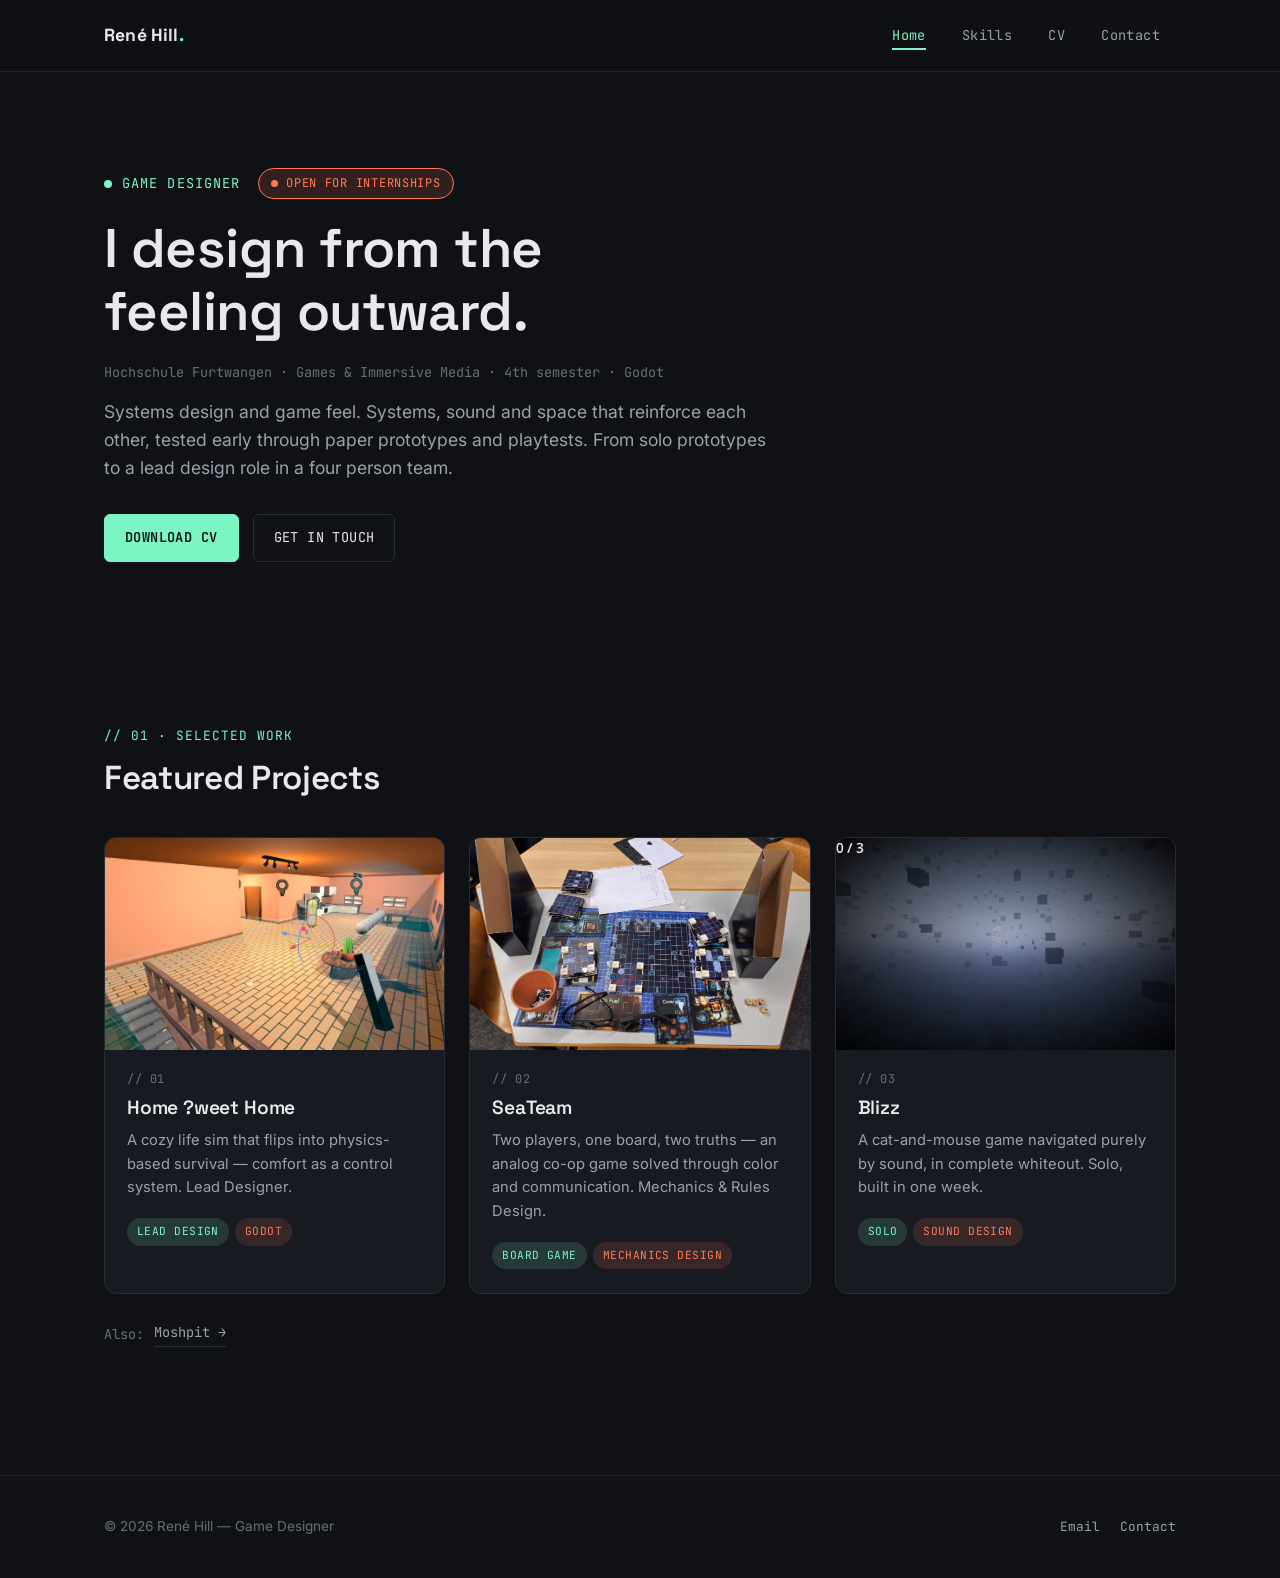
<file: index.html>
<!doctype html>
<html lang="en">
<head>
  <meta charset="UTF-8" />
  <meta name="viewport" content="width=device-width, initial-scale=1.0" />
  <title>René Hill — Game Designer</title>
  <meta name="description" content="Portfolio of René Hill, Game Designer. Selected projects, skills, and CV." />

  <link rel="preconnect" href="https://fonts.googleapis.com" />
  <link rel="preconnect" href="https://fonts.gstatic.com" crossorigin />
  <link href="https://fonts.googleapis.com/css2?family=Inter:wght@400;500;600;700&family=Space+Grotesk:wght@500;600;700&family=JetBrains+Mono:wght@400;500&display=swap" rel="stylesheet" />

  <link rel="stylesheet" href="assets/css/style.css" />
</head>
<body>
  <a href="#main" class="skip-link">Skip to content</a>

  <header class="site-header">
    <div class="container header-inner">
      <a href="index.html" class="logo">René Hill<span class="accent">.</span></a>
      <nav class="site-nav" id="site-nav">
        <a href="index.html" class="nav-link">Home</a>
        <a href="skills.html" class="nav-link">Skills</a>
        <a href="cv.html" class="nav-link">CV</a>
        <a href="contact.html" class="nav-link">Contact</a>
      </nav>
      <button class="nav-toggle" id="nav-toggle" aria-label="Toggle navigation" aria-expanded="false">
        <span></span><span></span><span></span>
      </button>
    </div>
  </header>

  <main id="main">
    <section class="hero">
      <div class="container">
        <div class="hero-top">
          <p class="hero-eyebrow">Game Designer</p>
          <a href="contact.html" class="hero-status">Open for internships</a>
        </div>
        <h1>I design from the feeling outward.</h1>
        <p class="hero-facts mono">
          Hochschule Furtwangen · Games &amp; Immersive Media · 4th semester · Godot
        </p>
        <p class="hero-lede">
          Systems design and game feel. Systems, sound and space that reinforce each other, tested early
          through paper prototypes and playtests. From solo prototypes to a lead design role in a four
          person team.
        </p>
        <div class="hero-actions">
          <a href="cv/rene-hill-cv.pdf" class="btn btn-primary" download>Download CV</a>
          <a href="contact.html" class="btn">Get in touch</a>
        </div>
      </div>
    </section>

    <section class="section" id="work">
      <div class="container">
        <div class="section-head">
          <p class="section-tag">// 01 · Selected Work</p>
          <h2>Featured Projects</h2>
        </div>

        <div class="project-grid">
          <a href="projects/home-sweet-home.html" class="project-card">
            <div class="project-card-media">
              <img src="assets/img/projects/home-sweet-home/hsh-cover.jpg" alt="Home Sweet Home — cozy first-person house interior" loading="lazy" />
            </div>
            <div class="project-card-body">
              <span class="project-card-index mono">// 01</span>
              <h3>Home ?weet Home</h3>
              <p>A cozy life sim that flips into physics-based survival — comfort as a control system. Lead Designer.</p>
              <div class="project-card-tags">
                <span class="tag">Lead Design</span>
                <span class="tag tag--alt">Godot</span>
              </div>
            </div>
          </a>

          <a href="projects/seateam.html" class="project-card">
            <div class="project-card-media">
              <img src="assets/img/projects/seateam/seateam-cover.jpg" alt="SeaTeam — finished physical board game prototype" loading="lazy" />
            </div>
            <div class="project-card-body">
              <span class="project-card-index mono">// 02</span>
              <h3>SeaTeam</h3>
              <p>Two players, one board, two truths — an analog co-op game solved through color and communication. Mechanics & Rules Design.</p>
              <div class="project-card-tags">
                <span class="tag">Board Game</span>
                <span class="tag tag--alt">Mechanics Design</span>
              </div>
            </div>
          </a>

          <a href="projects/blizz.html" class="project-card">
            <div class="project-card-media">
              <img src="assets/img/projects/blizz/blizz-cover.jpg" alt="Blizz — foggy first-person in-game screenshot" loading="lazy" />
            </div>
            <div class="project-card-body">
              <span class="project-card-index mono">// 03</span>
              <h3>Blizz</h3>
              <p>A cat-and-mouse game navigated purely by sound, in complete whiteout. Solo, built in one week.</p>
              <div class="project-card-tags">
                <span class="tag">Solo</span>
                <span class="tag tag--alt">Sound Design</span>
              </div>
            </div>
          </a>
        </div>

        <p class="more-projects">
          <span class="mono">Also:</span>
          <a href="projects/moshpit.html" class="more-link">Moshpit →</a>
        </p>
      </div>
    </section>
  </main>

  <footer class="site-footer">
    <div class="container footer-inner">
      <p>&copy; 2026 René Hill — Game Designer</p>
      <div class="footer-links">
        <a href="mailto:renehill170@gmail.com">Email</a>
        <a href="contact.html">Contact</a>
      </div>
    </div>
  </footer>

  <script src="assets/js/main.js"></script>
</body>
</html>
</file>
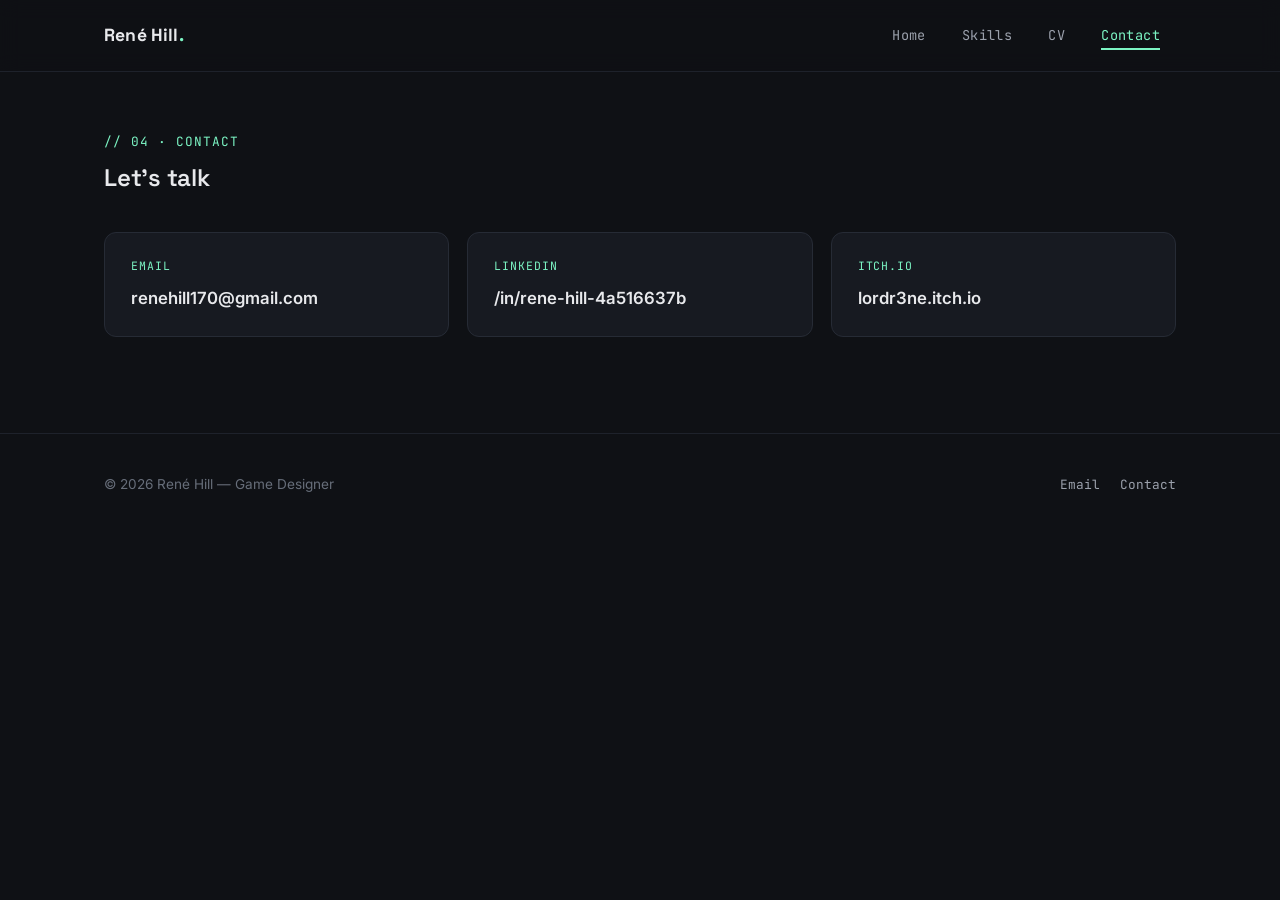
<file: contact.html>
<!doctype html>
<html lang="en">
<head>
  <meta charset="UTF-8" />
  <meta name="viewport" content="width=device-width, initial-scale=1.0" />
  <title>Contact — René Hill</title>
  <meta name="description" content="Get in touch with René Hill, Game Designer." />

  <link rel="preconnect" href="https://fonts.googleapis.com" />
  <link rel="preconnect" href="https://fonts.gstatic.com" crossorigin />
  <link href="https://fonts.googleapis.com/css2?family=Inter:wght@400;500;600;700&family=Space+Grotesk:wght@500;600;700&family=JetBrains+Mono:wght@400;500&display=swap" rel="stylesheet" />

  <link rel="stylesheet" href="assets/css/style.css" />
</head>
<body>
  <a href="#main" class="skip-link">Skip to content</a>

  <header class="site-header">
    <div class="container header-inner">
      <a href="index.html" class="logo">René Hill<span class="accent">.</span></a>
      <nav class="site-nav" id="site-nav">
        <a href="index.html" class="nav-link">Home</a>
        <a href="skills.html" class="nav-link">Skills</a>
        <a href="cv.html" class="nav-link">CV</a>
        <a href="contact.html" class="nav-link">Contact</a>
      </nav>
      <button class="nav-toggle" id="nav-toggle" aria-label="Toggle navigation" aria-expanded="false">
        <span></span><span></span><span></span>
      </button>
    </div>
  </header>

  <main id="main">
    <section class="section section--tight">
      <div class="container">
        <div class="section-head">
          <p class="section-tag">// 04 · Contact</p>
          <h1>Let's talk</h1>
        </div>

        <div class="contact-grid">
          <a class="contact-card" href="mailto:renehill170@gmail.com">
            <span class="contact-label">Email</span>
            <span class="contact-value">renehill170@gmail.com</span>
          </a>
          <a class="contact-card" href="https://www.linkedin.com/in/rene-hill-4a516637b" target="_blank" rel="noopener">
            <span class="contact-label">LinkedIn</span>
            <span class="contact-value">/in/rene-hill-4a516637b</span>
          </a>
          <a class="contact-card" href="https://lordr3ne.itch.io/" target="_blank" rel="noopener">
            <span class="contact-label">itch.io</span>
            <span class="contact-value">lordr3ne.itch.io</span>
          </a>
        </div>
      </div>
    </section>
  </main>

  <footer class="site-footer">
    <div class="container footer-inner">
      <p>&copy; 2026 René Hill — Game Designer</p>
      <div class="footer-links">
        <a href="mailto:renehill170@gmail.com">Email</a>
        <a href="contact.html">Contact</a>
      </div>
    </div>
  </footer>

  <script src="assets/js/main.js"></script>
</body>
</html>
</file>
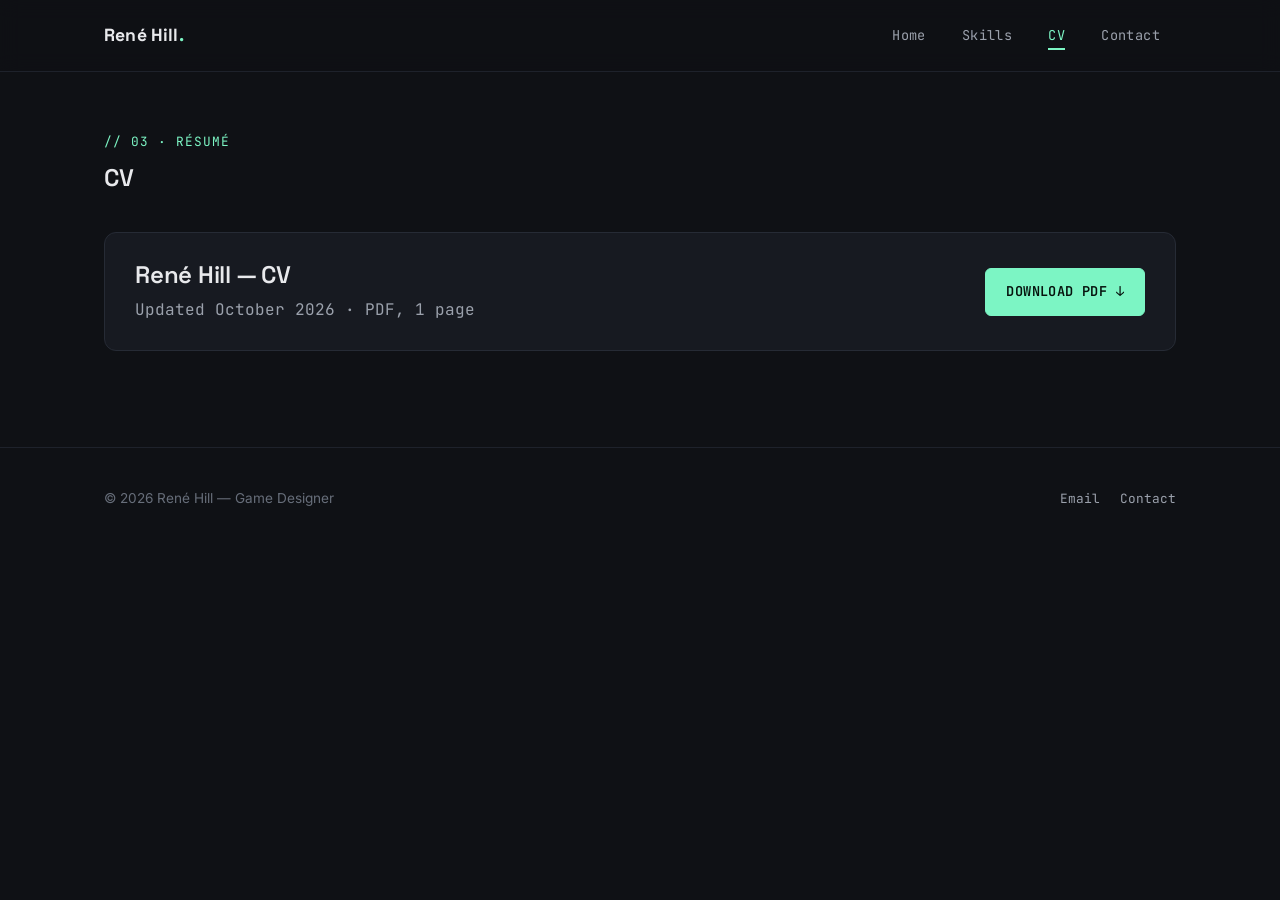
<file: cv.html>
<!doctype html>
<html lang="en">
<head>
  <meta charset="UTF-8" />
  <meta name="viewport" content="width=device-width, initial-scale=1.0" />
  <title>CV — René Hill</title>
  <meta name="description" content="Downloadable CV for René Hill, Game Designer." />

  <link rel="preconnect" href="https://fonts.googleapis.com" />
  <link rel="preconnect" href="https://fonts.gstatic.com" crossorigin />
  <link href="https://fonts.googleapis.com/css2?family=Inter:wght@400;500;600;700&family=Space+Grotesk:wght@500;600;700&family=JetBrains+Mono:wght@400;500&display=swap" rel="stylesheet" />

  <link rel="stylesheet" href="assets/css/style.css" />
</head>
<body>
  <a href="#main" class="skip-link">Skip to content</a>

  <header class="site-header">
    <div class="container header-inner">
      <a href="index.html" class="logo">René Hill<span class="accent">.</span></a>
      <nav class="site-nav" id="site-nav">
        <a href="index.html" class="nav-link">Home</a>
        <a href="skills.html" class="nav-link">Skills</a>
        <a href="cv.html" class="nav-link">CV</a>
        <a href="contact.html" class="nav-link">Contact</a>
      </nav>
      <button class="nav-toggle" id="nav-toggle" aria-label="Toggle navigation" aria-expanded="false">
        <span></span><span></span><span></span>
      </button>
    </div>
  </header>

  <main id="main">
    <section class="section section--tight">
      <div class="container">
        <div class="section-head">
          <p class="section-tag">// 03 · Résumé</p>
          <h1>CV</h1>
        </div>

        <div class="panel cv-panel">
          <div class="cv-panel-text">
            <h2>René Hill — CV</h2>
            <p class="mono" style="margin:0;">Updated October 2026 · PDF, 1 page</p>
          </div>
          <a href="cv/rene-hill-cv.pdf" class="btn btn-primary" download>Download PDF ↓</a>
        </div>
      </div>
    </section>
  </main>

  <footer class="site-footer">
    <div class="container footer-inner">
      <p>&copy; 2026 René Hill — Game Designer</p>
      <div class="footer-links">
        <a href="mailto:renehill170@gmail.com">Email</a>
        <a href="contact.html">Contact</a>
      </div>
    </div>
  </footer>

  <script src="assets/js/main.js"></script>
</body>
</html>
</file>
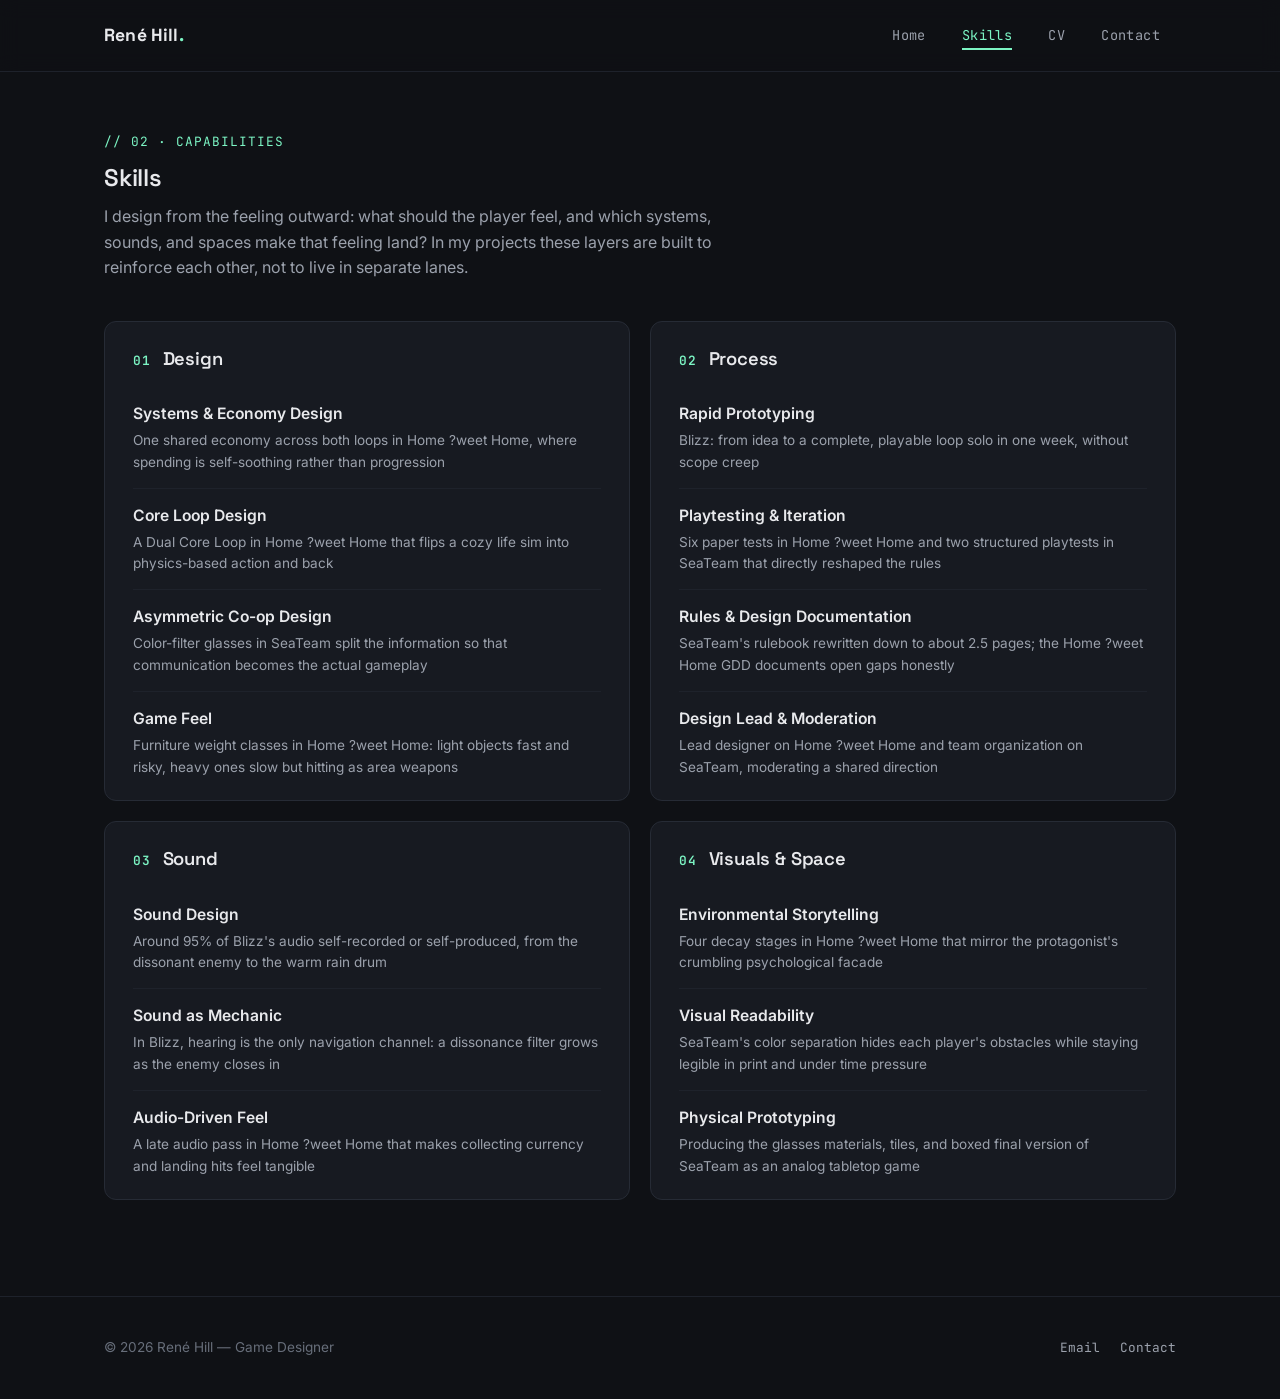
<file: skills.html>
<!doctype html>
<html lang="en">
<head>
  <meta charset="UTF-8" />
  <meta name="viewport" content="width=device-width, initial-scale=1.0" />
  <title>Skills — René Hill</title>
  <meta name="description" content="Skills overview for René Hill, Game Designer." />

  <link rel="preconnect" href="https://fonts.googleapis.com" />
  <link rel="preconnect" href="https://fonts.gstatic.com" crossorigin />
  <link href="https://fonts.googleapis.com/css2?family=Inter:wght@400;500;600;700&family=Space+Grotesk:wght@500;600;700&family=JetBrains+Mono:wght@400;500&display=swap" rel="stylesheet" />

  <link rel="stylesheet" href="assets/css/style.css" />
</head>
<body>
  <a href="#main" class="skip-link">Skip to content</a>

  <header class="site-header">
    <div class="container header-inner">
      <a href="index.html" class="logo">René Hill<span class="accent">.</span></a>
      <nav class="site-nav" id="site-nav">
        <a href="index.html" class="nav-link">Home</a>
        <a href="skills.html" class="nav-link">Skills</a>
        <a href="cv.html" class="nav-link">CV</a>
        <a href="contact.html" class="nav-link">Contact</a>
      </nav>
      <button class="nav-toggle" id="nav-toggle" aria-label="Toggle navigation" aria-expanded="false">
        <span></span><span></span><span></span>
      </button>
    </div>
  </header>

  <main id="main">
    <section class="section section--tight">
      <div class="container">
        <div class="section-head">
          <p class="section-tag">// 02 · Capabilities</p>
          <h1>Skills</h1>
          <p>
            I design from the feeling outward: what should the player feel, and which systems, sounds, and
            spaces make that feeling land? In my projects these layers are built to reinforce each other,
            not to live in separate lanes.
          </p>
        </div>

        <div class="skills-grid">
          <div class="skill-group">
            <h2><span class="mono">01</span> Design</h2>
            <ul class="skill-list">
              <li>
                <span class="skill-name">Systems &amp; Economy Design</span>
                <span class="skill-context">One shared economy across both loops in Home ?weet Home, where spending is self-soothing rather than progression</span>
              </li>
              <li>
                <span class="skill-name">Core Loop Design</span>
                <span class="skill-context">A Dual Core Loop in Home ?weet Home that flips a cozy life sim into physics-based action and back</span>
              </li>
              <li>
                <span class="skill-name">Asymmetric Co-op Design</span>
                <span class="skill-context">Color-filter glasses in SeaTeam split the information so that communication becomes the actual gameplay</span>
              </li>
              <li>
                <span class="skill-name">Game Feel</span>
                <span class="skill-context">Furniture weight classes in Home ?weet Home: light objects fast and risky, heavy ones slow but hitting as area weapons</span>
              </li>
            </ul>
          </div>

          <div class="skill-group">
            <h2><span class="mono">02</span> Process</h2>
            <ul class="skill-list">
              <li>
                <span class="skill-name">Rapid Prototyping</span>
                <span class="skill-context">Blizz: from idea to a complete, playable loop solo in one week, without scope creep</span>
              </li>
              <li>
                <span class="skill-name">Playtesting &amp; Iteration</span>
                <span class="skill-context">Six paper tests in Home ?weet Home and two structured playtests in SeaTeam that directly reshaped the rules</span>
              </li>
              <li>
                <span class="skill-name">Rules &amp; Design Documentation</span>
                <span class="skill-context">SeaTeam's rulebook rewritten down to about 2.5 pages; the Home ?weet Home GDD documents open gaps honestly</span>
              </li>
              <li>
                <span class="skill-name">Design Lead &amp; Moderation</span>
                <span class="skill-context">Lead designer on Home ?weet Home and team organization on SeaTeam, moderating a shared direction</span>
              </li>
            </ul>
          </div>

          <div class="skill-group">
            <h2><span class="mono">03</span> Sound</h2>
            <ul class="skill-list">
              <li>
                <span class="skill-name">Sound Design</span>
                <span class="skill-context">Around 95% of Blizz's audio self-recorded or self-produced, from the dissonant enemy to the warm rain drum</span>
              </li>
              <li>
                <span class="skill-name">Sound as Mechanic</span>
                <span class="skill-context">In Blizz, hearing is the only navigation channel: a dissonance filter grows as the enemy closes in</span>
              </li>
              <li>
                <span class="skill-name">Audio-Driven Feel</span>
                <span class="skill-context">A late audio pass in Home ?weet Home that makes collecting currency and landing hits feel tangible</span>
              </li>
            </ul>
          </div>

          <div class="skill-group">
            <h2><span class="mono">04</span> Visuals &amp; Space</h2>
            <ul class="skill-list">
              <li>
                <span class="skill-name">Environmental Storytelling</span>
                <span class="skill-context">Four decay stages in Home ?weet Home that mirror the protagonist's crumbling psychological facade</span>
              </li>
              <li>
                <span class="skill-name">Visual Readability</span>
                <span class="skill-context">SeaTeam's color separation hides each player's obstacles while staying legible in print and under time pressure</span>
              </li>
              <li>
                <span class="skill-name">Physical Prototyping</span>
                <span class="skill-context">Producing the glasses materials, tiles, and boxed final version of SeaTeam as an analog tabletop game</span>
              </li>
            </ul>
          </div>
        </div>
      </div>
    </section>
  </main>

  <footer class="site-footer">
    <div class="container footer-inner">
      <p>&copy; 2026 René Hill — Game Designer</p>
      <div class="footer-links">
        <a href="mailto:renehill170@gmail.com">Email</a>
        <a href="contact.html">Contact</a>
      </div>
    </div>
  </footer>

  <script src="assets/js/main.js"></script>
</body>
</html>
</file>
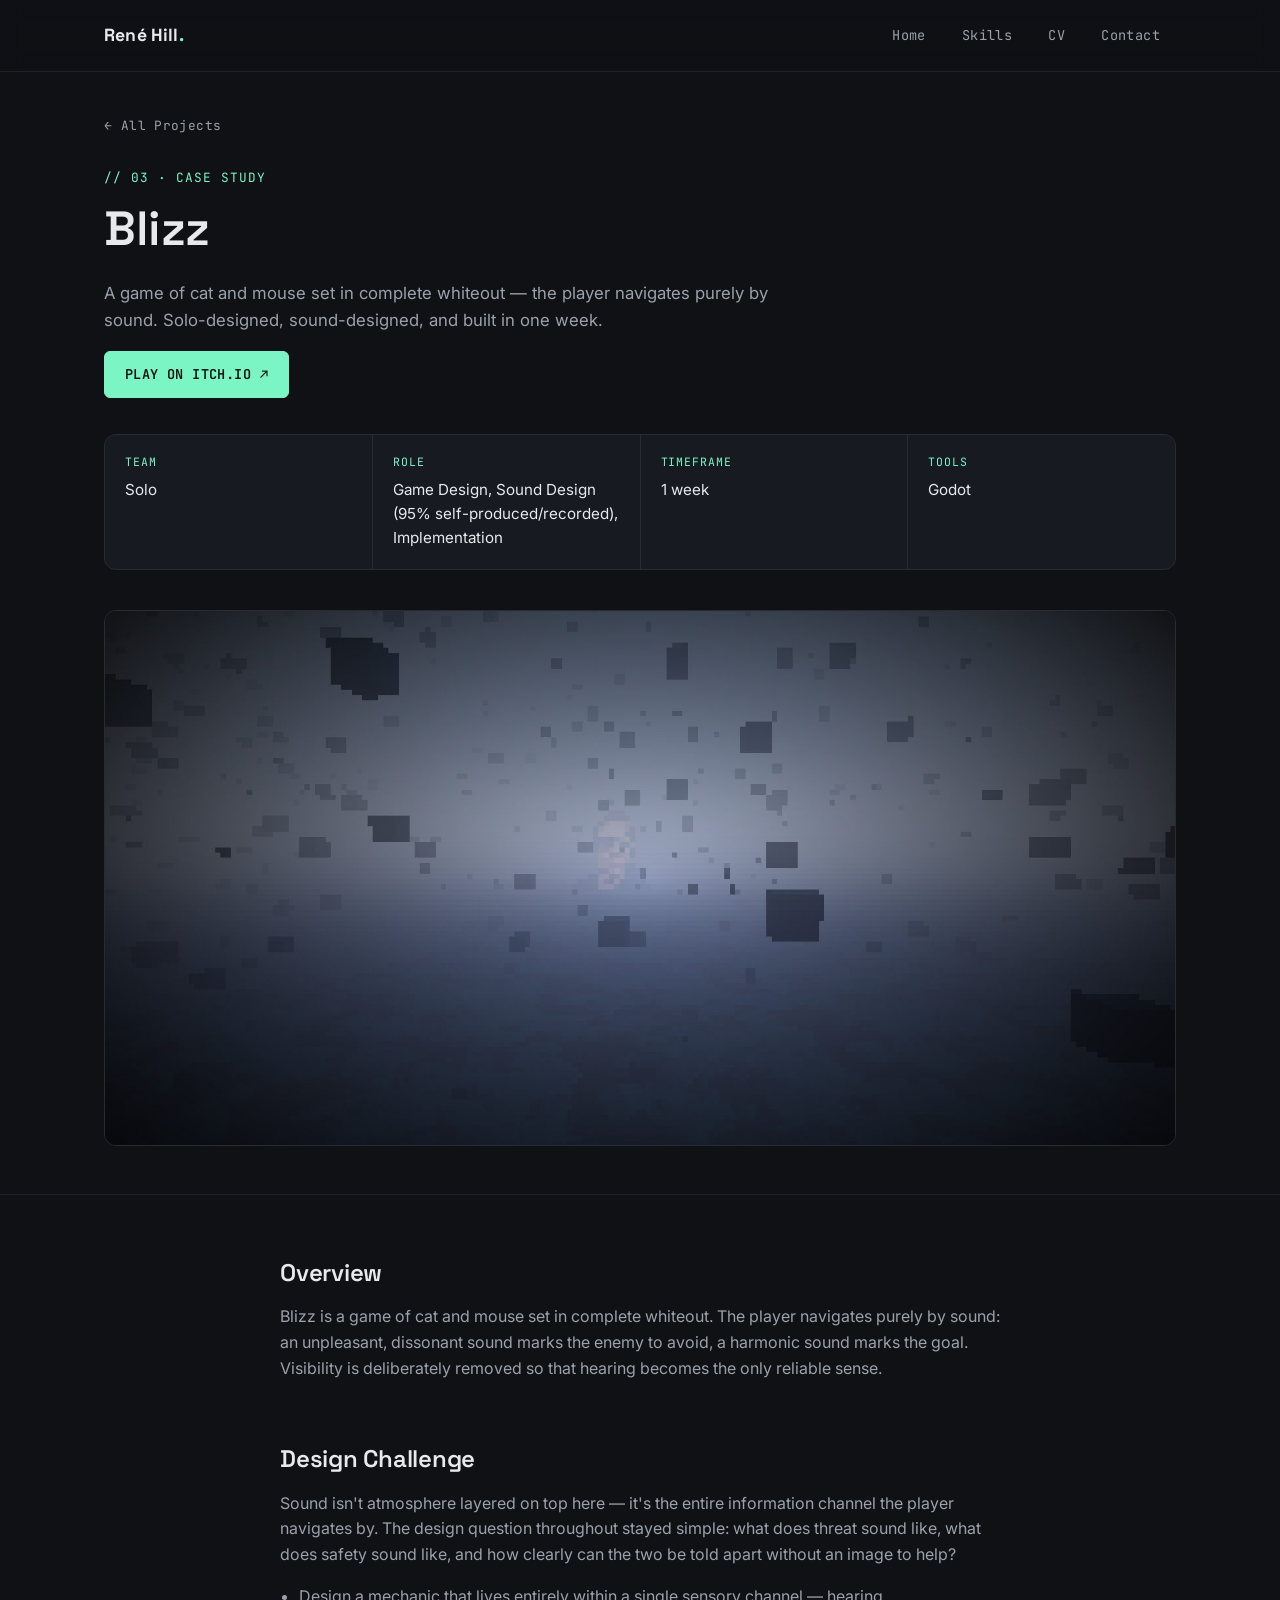
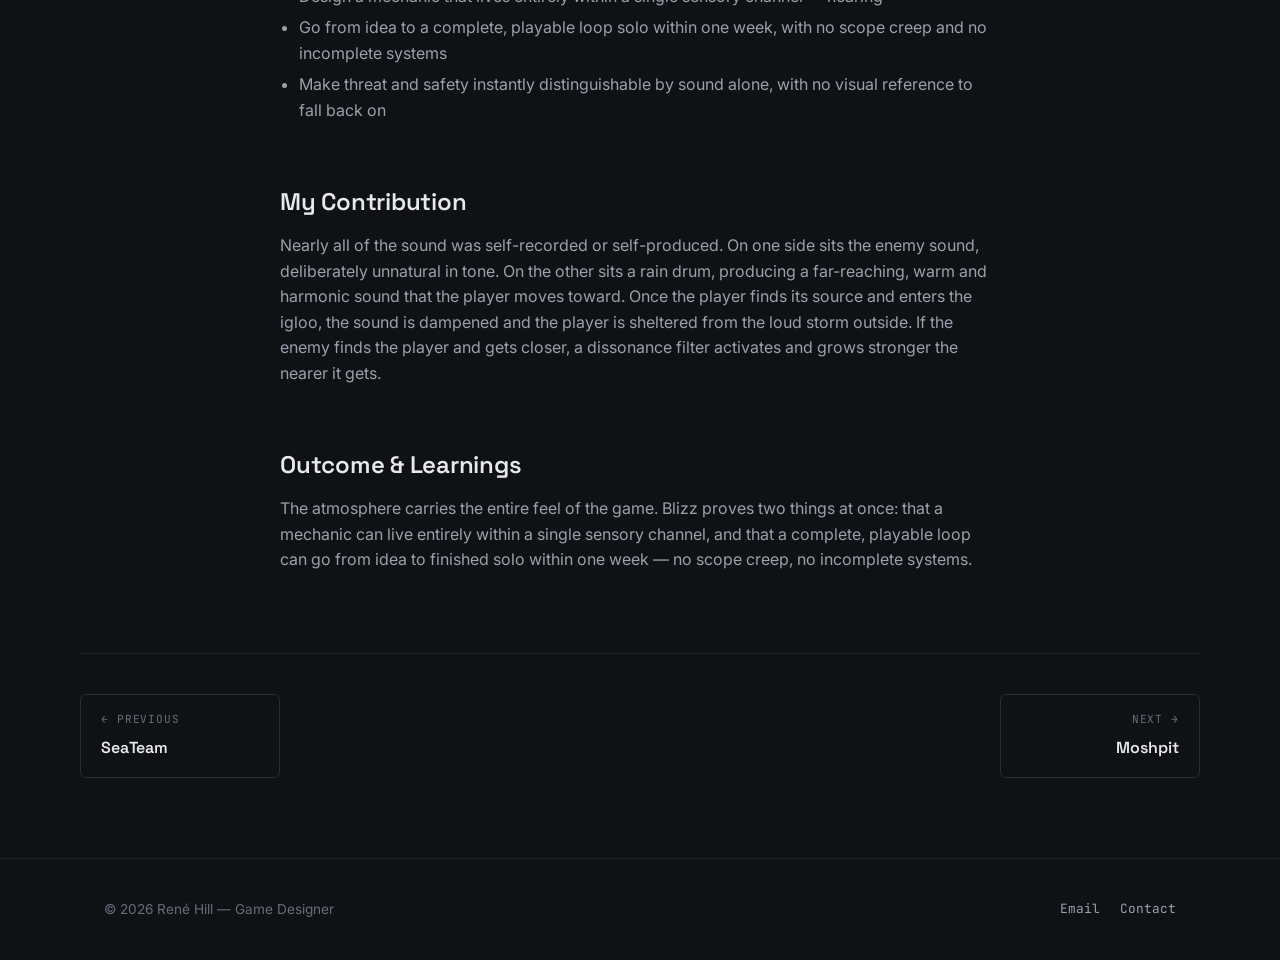
<file: projects/blizz.html>
<!doctype html>
<html lang="en">
<head>
  <meta charset="UTF-8" />
  <meta name="viewport" content="width=device-width, initial-scale=1.0" />
  <title>Blizz — Case Study — René Hill</title>
  <meta name="description" content="Blizz — a solo-built cat-and-mouse game set in complete whiteout, navigated entirely by sound. Godot, built in one week." />

  <link rel="preconnect" href="https://fonts.googleapis.com" />
  <link rel="preconnect" href="https://fonts.gstatic.com" crossorigin />
  <link href="https://fonts.googleapis.com/css2?family=Inter:wght@400;500;600;700&family=Space+Grotesk:wght@500;600;700&family=JetBrains+Mono:wght@400;500&display=swap" rel="stylesheet" />

  <link rel="stylesheet" href="../assets/css/style.css" />
  <link rel="stylesheet" href="../assets/css/case-study.css" />
</head>
<body>
  <a href="#main" class="skip-link">Skip to content</a>

  <header class="site-header">
    <div class="container header-inner">
      <a href="../index.html" class="logo">René Hill<span class="accent">.</span></a>
      <nav class="site-nav" id="site-nav">
        <a href="../index.html" class="nav-link">Home</a>
        <a href="../skills.html" class="nav-link">Skills</a>
        <a href="../cv.html" class="nav-link">CV</a>
        <a href="../contact.html" class="nav-link">Contact</a>
      </nav>
      <button class="nav-toggle" id="nav-toggle" aria-label="Toggle navigation" aria-expanded="false">
        <span></span><span></span><span></span>
      </button>
    </div>
  </header>

  <main id="main">
    <section class="case-hero">
      <div class="container">
        <a href="../index.html#work" class="back-link">← All Projects</a>
        <p class="section-tag">// 03 · Case Study</p>
        <h1>Blizz</h1>
        <p class="case-subtitle">
          A game of cat and mouse set in complete whiteout — the player navigates purely by sound.
          Solo-designed, sound-designed, and built in one week.
        </p>

        <p>
          <a href="https://lordr3ne.itch.io/blizz" class="btn btn-primary" target="_blank" rel="noopener">Play on itch.io ↗</a>
        </p>

        <dl class="quick-facts">
          <div class="quick-fact">
            <dt>Team</dt>
            <dd>Solo</dd>
          </div>
          <div class="quick-fact">
            <dt>Role</dt>
            <dd>Game Design, Sound Design (95% self-produced/recorded), Implementation</dd>
          </div>
          <div class="quick-fact">
            <dt>Timeframe</dt>
            <dd>1 week</dd>
          </div>
          <div class="quick-fact">
            <dt>Tools</dt>
            <dd>Godot</dd>
          </div>
        </dl>

        <div class="case-cover">
          <img src="../assets/img/projects/blizz/blizz-cover.jpg" alt="Blizz — foggy first-person in-game screenshot" loading="lazy" />
        </div>
      </div>
    </section>

    <section class="case-body">
      <div class="container">
        <div class="case-section">
          <h2>Overview</h2>
          <p>
            Blizz is a game of cat and mouse set in complete whiteout. The player navigates purely by
            sound: an unpleasant, dissonant sound marks the enemy to avoid, a harmonic sound marks the
            goal. Visibility is deliberately removed so that hearing becomes the only reliable sense.
          </p>
        </div>

        <div class="case-section">
          <h2>Design Challenge</h2>
          <p>
            Sound isn't atmosphere layered on top here — it's the entire information channel the player
            navigates by. The design question throughout stayed simple: what does threat sound like,
            what does safety sound like, and how clearly can the two be told apart without an image to
            help?
          </p>
          <ul>
            <li>Design a mechanic that lives entirely within a single sensory channel — hearing</li>
            <li>Go from idea to a complete, playable loop solo within one week, with no scope creep and no incomplete systems</li>
            <li>Make threat and safety instantly distinguishable by sound alone, with no visual reference to fall back on</li>
          </ul>
        </div>

        <div class="case-section">
          <h2>My Contribution</h2>
          <p>
            Nearly all of the sound was self-recorded or self-produced. On one side sits the enemy
            sound, deliberately unnatural in tone. On the other sits a rain drum, producing a
            far-reaching, warm and harmonic sound that the player moves toward. Once the player finds
            its source and enters the igloo, the sound is dampened and the player is sheltered from the
            loud storm outside. If the enemy finds the player and gets closer, a dissonance filter
            activates and grows stronger the nearer it gets.
          </p>
        </div>

        <div class="case-section">
          <h2>Outcome &amp; Learnings</h2>
          <p>
            The atmosphere carries the entire feel of the game. Blizz proves two things at once: that a
            mechanic can live entirely within a single sensory channel, and that a complete, playable
            loop can go from idea to finished solo within one week — no scope creep, no incomplete
            systems.
          </p>
        </div>
      </div>
    </section>

    <nav class="case-pager container" aria-label="Other projects">
      <a href="seateam.html" class="pager-link pager-prev">
        <span class="pager-label">← Previous</span>
        <span class="pager-title">SeaTeam</span>
      </a>
      <a href="moshpit.html" class="pager-link pager-next">
        <span class="pager-label">Next →</span>
        <span class="pager-title">Moshpit</span>
      </a>
    </nav>
  </main>

  <footer class="site-footer">
    <div class="container footer-inner">
      <p>&copy; 2026 René Hill — Game Designer</p>
      <div class="footer-links">
        <a href="mailto:renehill170@gmail.com">Email</a>
        <a href="../contact.html">Contact</a>
      </div>
    </div>
  </footer>

  <script src="../assets/js/main.js"></script>
</body>
</html>
</file>
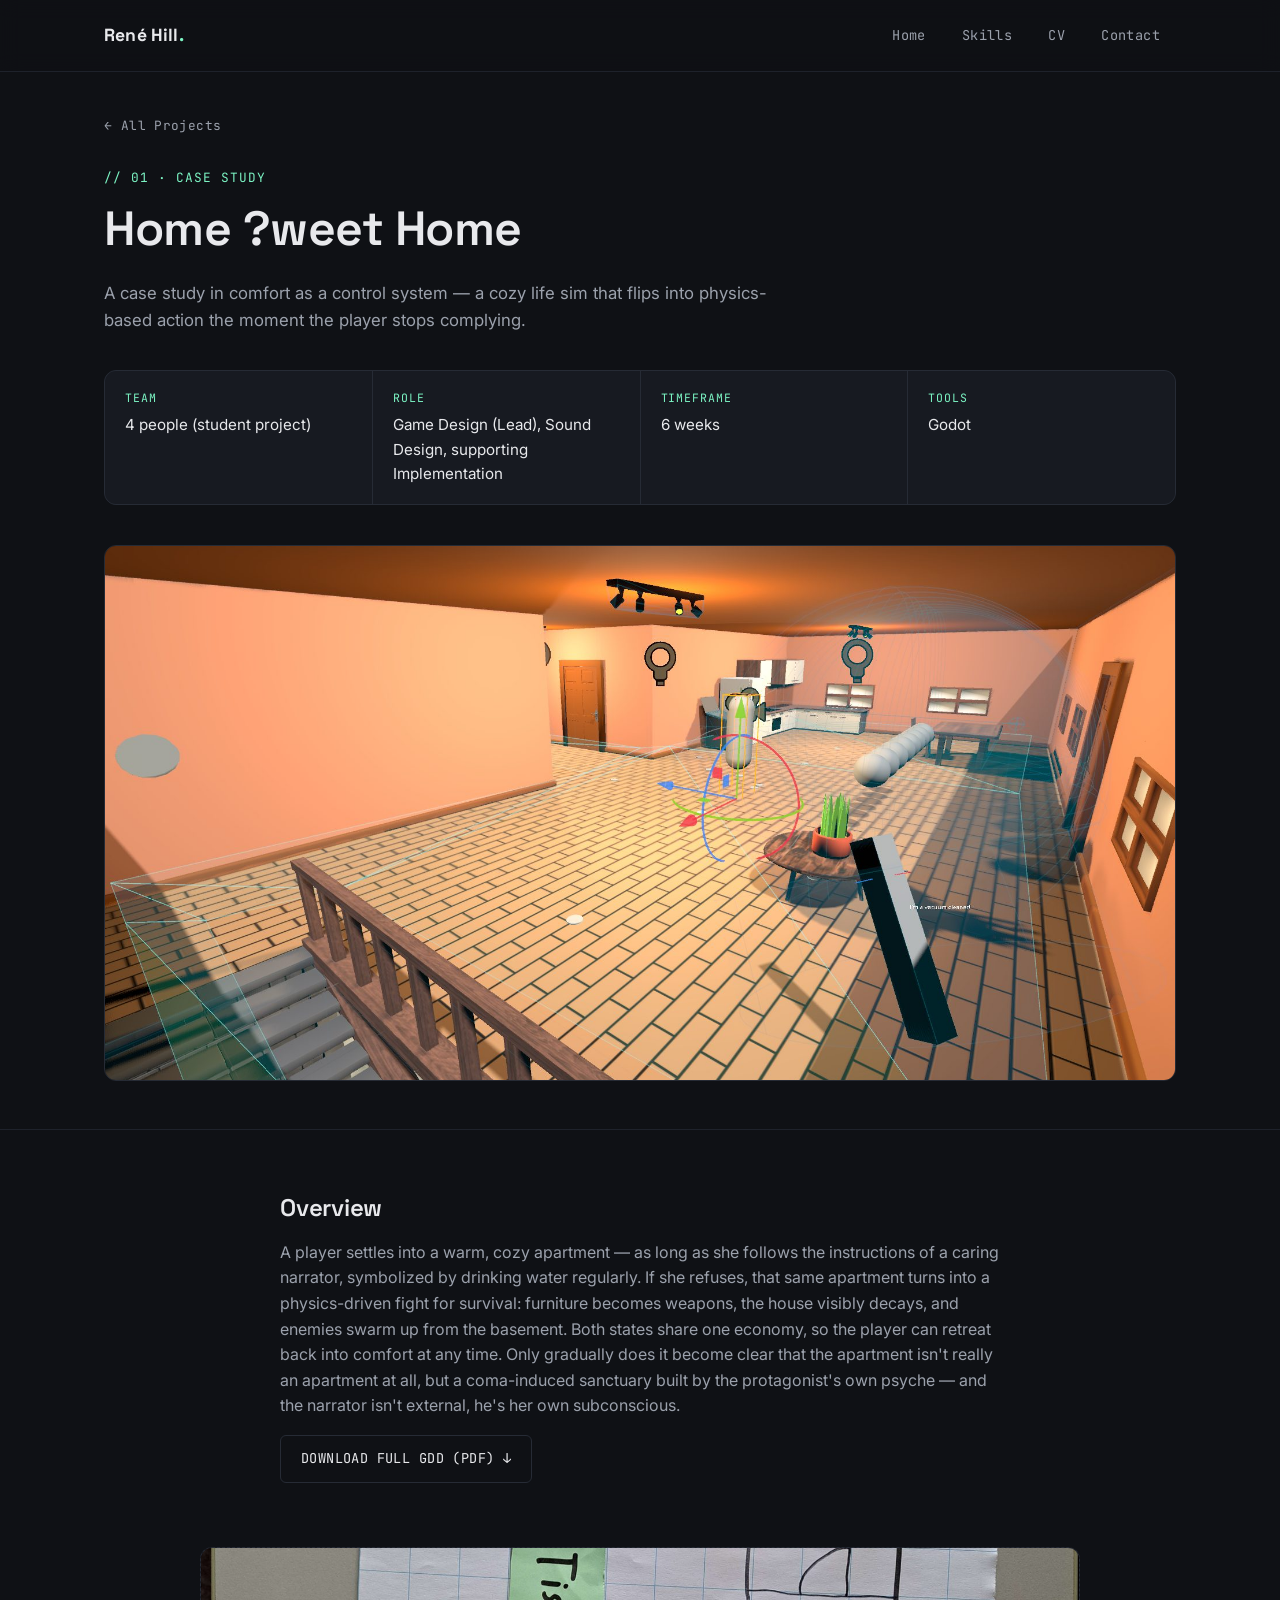
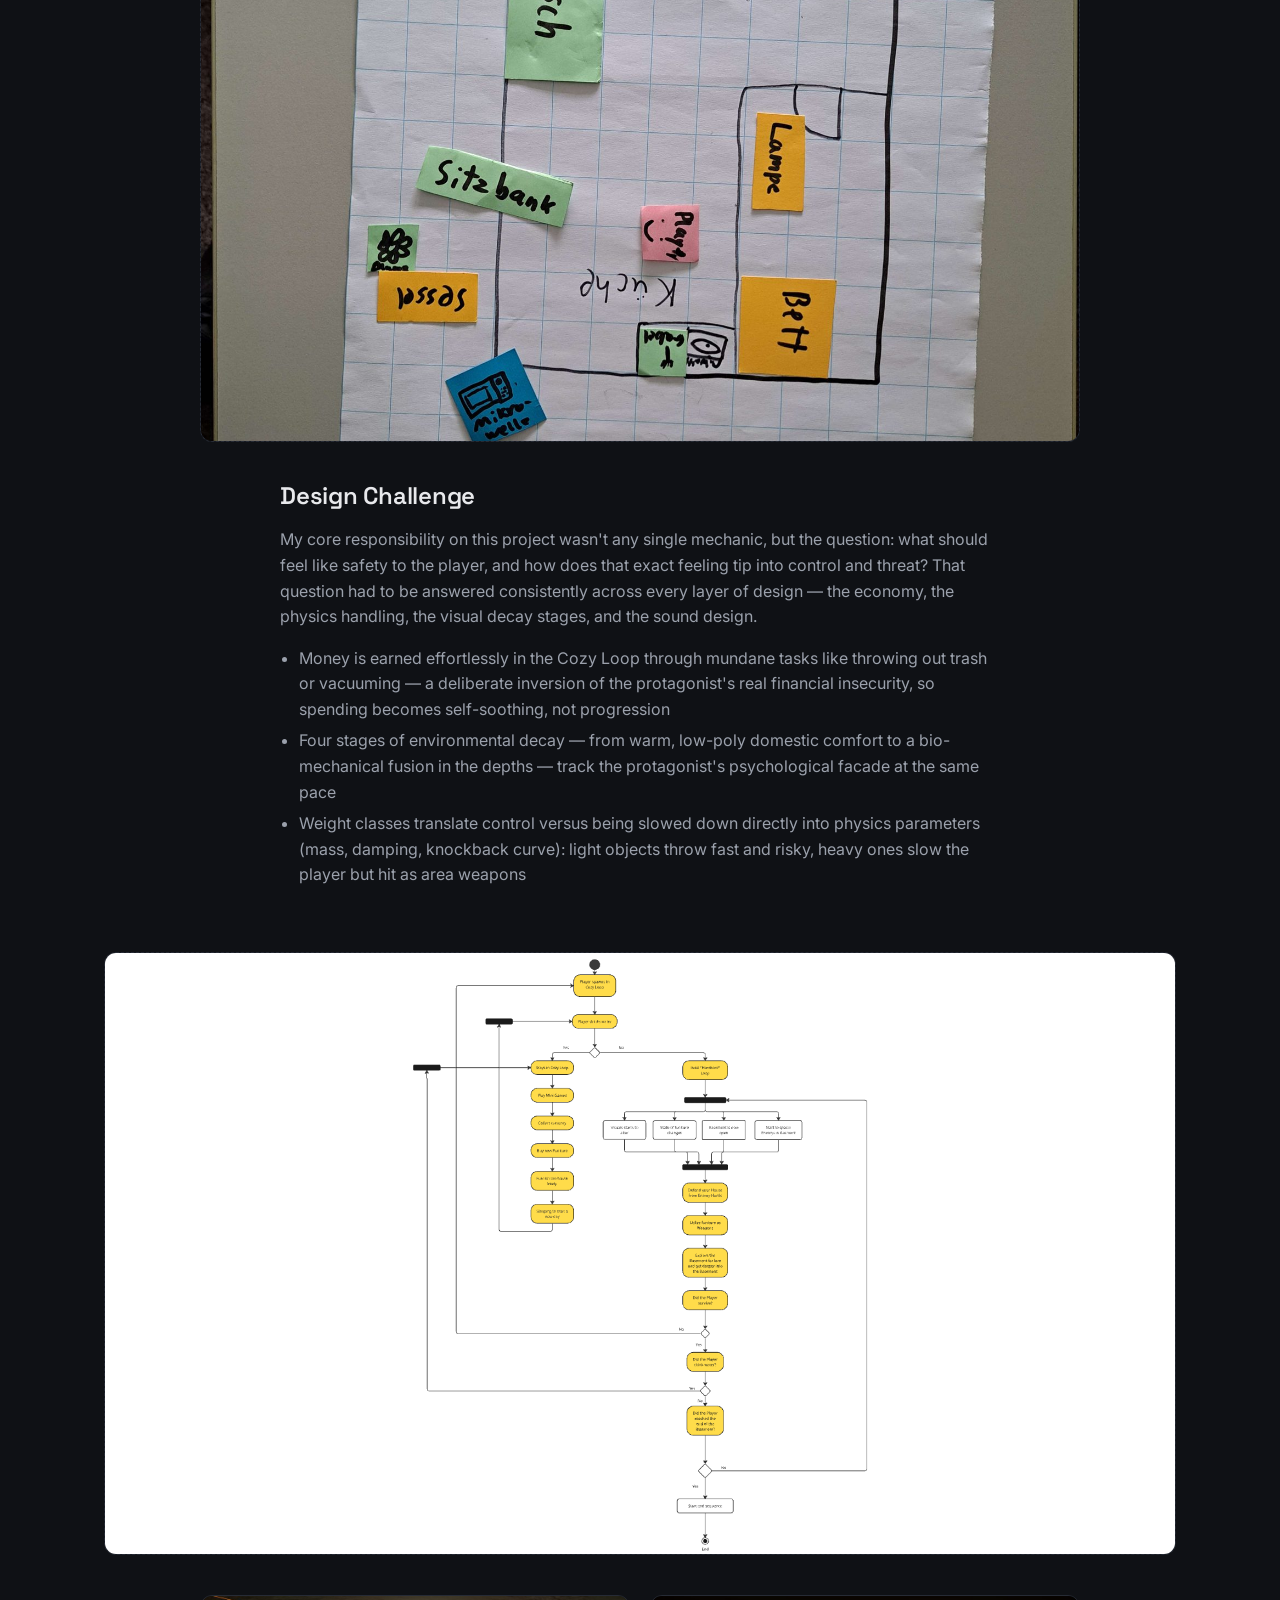
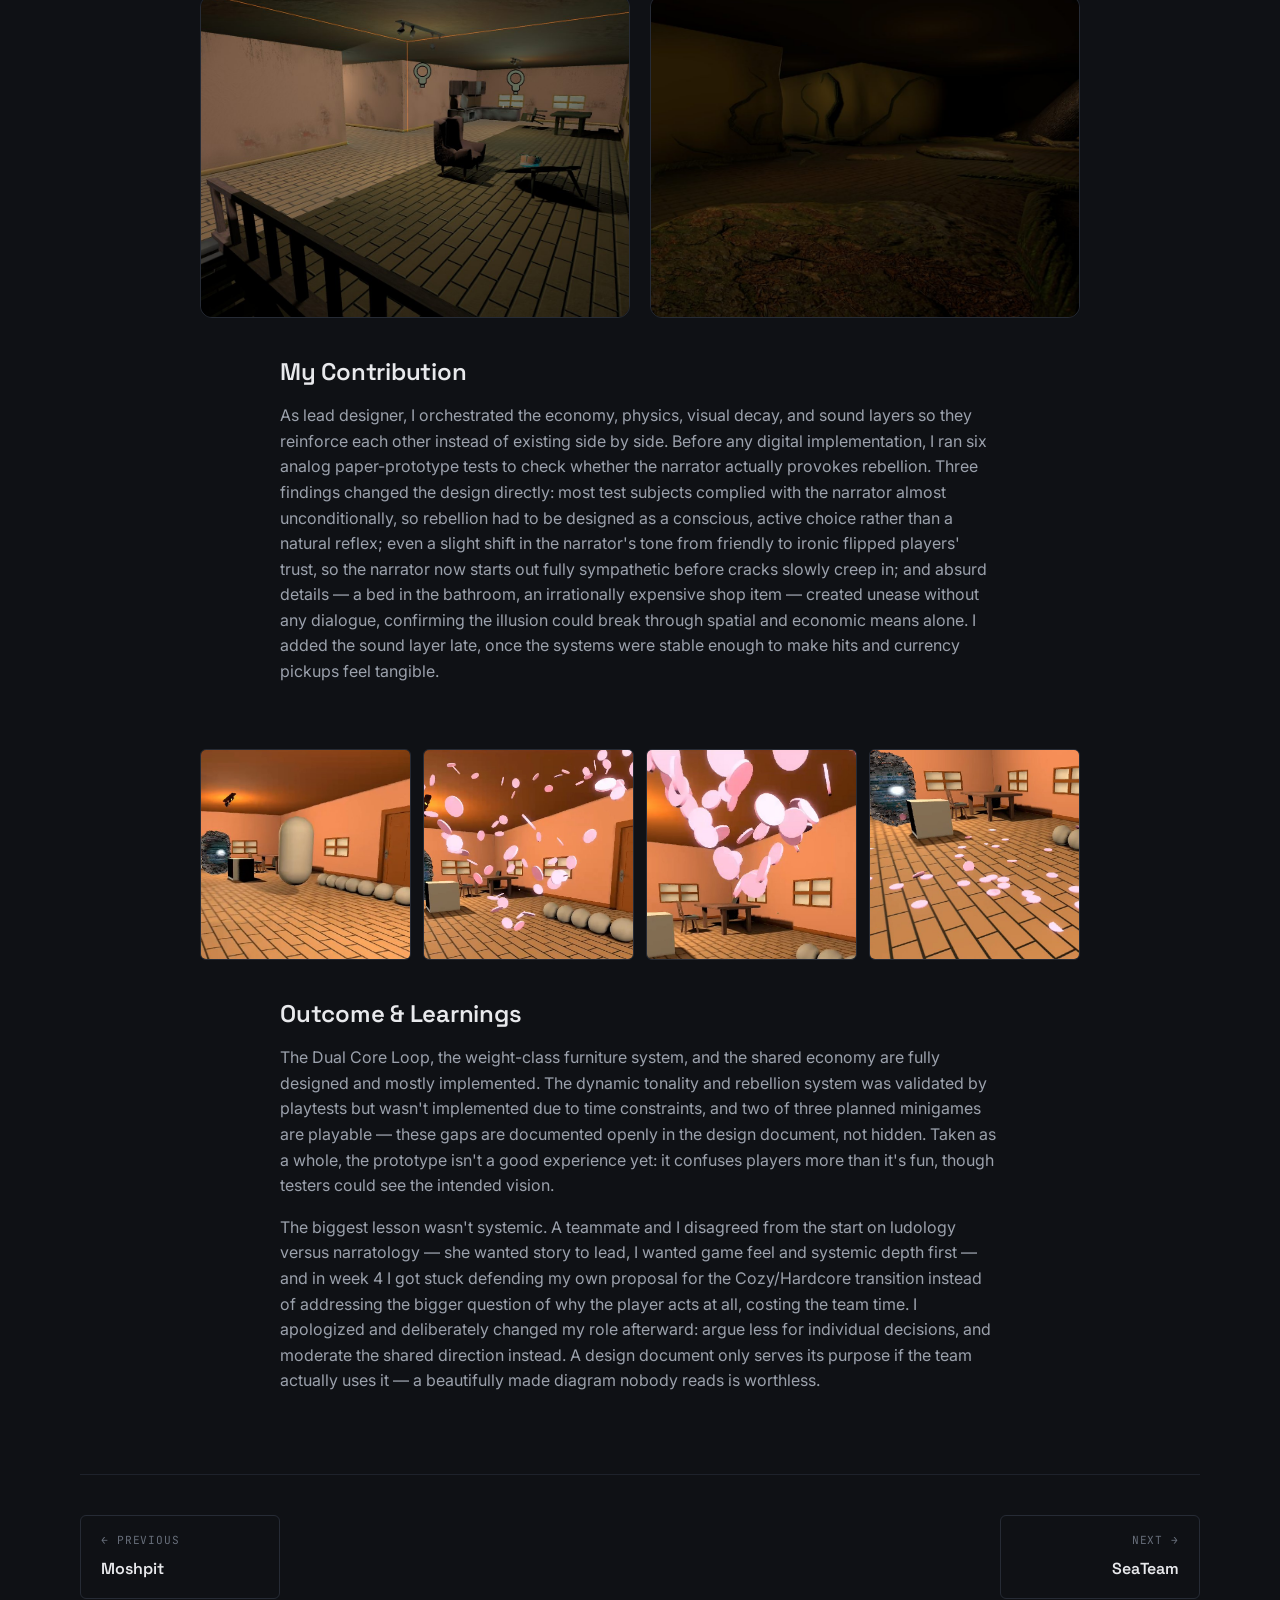
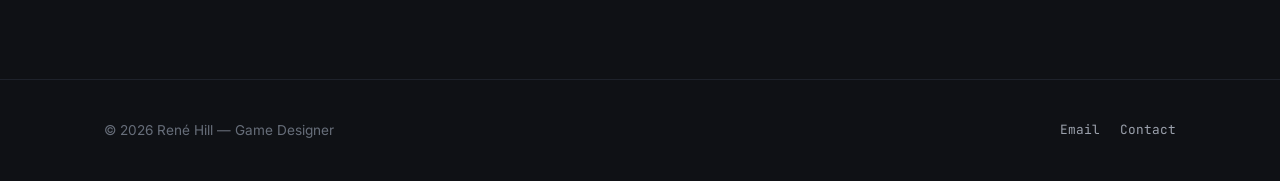
<file: projects/home-sweet-home.html>
<!doctype html>
<html lang="en">
<head>
  <meta charset="UTF-8" />
  <meta name="viewport" content="width=device-width, initial-scale=1.0" />
  <title>Home ?weet Home — Case Study — René Hill</title>
  <meta name="description" content="Home ?weet Home — a cozy life sim that flips into physics-based action, a case study in comfort as a control system." />

  <link rel="preconnect" href="https://fonts.googleapis.com" />
  <link rel="preconnect" href="https://fonts.gstatic.com" crossorigin />
  <link href="https://fonts.googleapis.com/css2?family=Inter:wght@400;500;600;700&family=Space+Grotesk:wght@500;600;700&family=JetBrains+Mono:wght@400;500&display=swap" rel="stylesheet" />

  <link rel="stylesheet" href="../assets/css/style.css" />
  <link rel="stylesheet" href="../assets/css/case-study.css" />
</head>
<body>
  <a href="#main" class="skip-link">Skip to content</a>

  <header class="site-header">
    <div class="container header-inner">
      <a href="../index.html" class="logo">René Hill<span class="accent">.</span></a>
      <nav class="site-nav" id="site-nav">
        <a href="../index.html" class="nav-link">Home</a>
        <a href="../skills.html" class="nav-link">Skills</a>
        <a href="../cv.html" class="nav-link">CV</a>
        <a href="../contact.html" class="nav-link">Contact</a>
      </nav>
      <button class="nav-toggle" id="nav-toggle" aria-label="Toggle navigation" aria-expanded="false">
        <span></span><span></span><span></span>
      </button>
    </div>
  </header>

  <main id="main">
    <section class="case-hero">
      <div class="container">
        <a href="../index.html#work" class="back-link">← All Projects</a>
        <p class="section-tag">// 01 · Case Study</p>
        <h1>Home ?weet Home</h1>
        <p class="case-subtitle">
          A case study in comfort as a control system — a cozy life sim that flips into
          physics-based action the moment the player stops complying.
        </p>

        <dl class="quick-facts">
          <div class="quick-fact">
            <dt>Team</dt>
            <dd>4 people (student project)</dd>
          </div>
          <div class="quick-fact">
            <dt>Role</dt>
            <dd>Game Design (Lead), Sound Design, supporting Implementation</dd>
          </div>
          <div class="quick-fact">
            <dt>Timeframe</dt>
            <dd>6 weeks</dd>
          </div>
          <div class="quick-fact">
            <dt>Tools</dt>
            <dd>Godot</dd>
          </div>
        </dl>

        <div class="case-cover">
          <img src="../assets/img/projects/home-sweet-home/hsh-cover.jpg" alt="Home Sweet Home — cozy first-person house interior" loading="lazy" />
        </div>
      </div>
    </section>

    <section class="case-body">
      <div class="container">
        <div class="case-section">
          <h2>Overview</h2>
          <p>
            A player settles into a warm, cozy apartment — as long as she follows the instructions of a
            caring narrator, symbolized by drinking water regularly. If she refuses, that same apartment
            turns into a physics-driven fight for survival: furniture becomes weapons, the house visibly
            decays, and enemies swarm up from the basement. Both states share one economy, so the player
            can retreat back into comfort at any time. Only gradually does it become clear that the
            apartment isn't really an apartment at all, but a coma-induced sanctuary built by the
            protagonist's own psyche — and the narrator isn't external, he's her own subconscious.
          </p>
          <p>
            <a href="../assets/docs/home-sweet-home/home-sweet-home-gdd.pdf" class="btn" download>Download full GDD (PDF) ↓</a>
          </p>
        </div>

        <div class="media-slot">
          <img src="../assets/img/projects/home-sweet-home/hsh-paper-prototype.jpg" alt="Home Sweet Home — early paper prototype" loading="lazy" />
        </div>

        <div class="case-section">
          <h2>Design Challenge</h2>
          <p>
            My core responsibility on this project wasn't any single mechanic, but the question: what
            should feel like safety to the player, and how does that exact feeling tip into control and
            threat? That question had to be answered consistently across every layer of design — the
            economy, the physics handling, the visual decay stages, and the sound design.
          </p>
          <ul>
            <li>Money is earned effortlessly in the Cozy Loop through mundane tasks like throwing out trash or vacuuming — a deliberate inversion of the protagonist's real financial insecurity, so spending becomes self-soothing, not progression</li>
            <li>Four stages of environmental decay — from warm, low-poly domestic comfort to a bio-mechanical fusion in the depths — track the protagonist's psychological facade at the same pace</li>
            <li>Weight classes translate control versus being slowed down directly into physics parameters (mass, damping, knockback curve): light objects throw fast and risky, heavy ones slow the player but hit as area weapons</li>
          </ul>
        </div>

        <div class="media-slot media-slot--wide">
          <img src="../assets/img/projects/home-sweet-home/hsh-activity-diagram.png" alt="Home Sweet Home — main activity diagram" loading="lazy" style="object-fit: contain; background: #fff;" />
        </div>

        <div class="two-col media-two-col">
          <img src="../assets/img/projects/home-sweet-home/hsh-decay-stage-1.jpg" alt="Home Sweet Home — house decay stage 1" loading="lazy" />
          <img src="../assets/img/projects/home-sweet-home/hsh-decay-stage-2.jpg" alt="Home Sweet Home — house decay stage 2" loading="lazy" />
        </div>

        <div class="case-section">
          <h2>My Contribution</h2>
          <p>
            As lead designer, I orchestrated the economy, physics, visual decay, and sound layers so
            they reinforce each other instead of existing side by side. Before any digital
            implementation, I ran six analog paper-prototype tests to check whether the narrator
            actually provokes rebellion. Three findings changed the design directly: most test subjects
            complied with the narrator almost unconditionally, so rebellion had to be designed as a
            conscious, active choice rather than a natural reflex; even a slight shift in the narrator's
            tone from friendly to ironic flipped players' trust, so the narrator now starts out fully
            sympathetic before cracks slowly creep in; and absurd details — a bed in the bathroom, an
            irrationally expensive shop item — created unease without any dialogue, confirming the
            illusion could break through spatial and economic means alone. I added the sound layer late,
            once the systems were stable enough to make hits and currency pickups feel tangible.
          </p>
        </div>

        <div class="media-grid-4">
          <img src="../assets/img/projects/home-sweet-home/hsh-cozy-points-1.jpg" alt="Home Sweet Home — cozy points UI, view 1" loading="lazy" />
          <img src="../assets/img/projects/home-sweet-home/hsh-cozy-points-2.jpg" alt="Home Sweet Home — cozy points UI, view 2" loading="lazy" />
          <img src="../assets/img/projects/home-sweet-home/hsh-cozy-points-3.jpg" alt="Home Sweet Home — cozy points UI, view 3" loading="lazy" />
          <img src="../assets/img/projects/home-sweet-home/hsh-cozy-points-4.jpg" alt="Home Sweet Home — cozy points UI, view 4" loading="lazy" />
        </div>

        <div class="case-section">
          <h2>Outcome &amp; Learnings</h2>
          <p>
            The Dual Core Loop, the weight-class furniture system, and the shared economy are fully
            designed and mostly implemented. The dynamic tonality and rebellion system was validated by
            playtests but wasn't implemented due to time constraints, and two of three planned minigames
            are playable — these gaps are documented openly in the design document, not hidden. Taken as
            a whole, the prototype isn't a good experience yet: it confuses players more than it's fun,
            though testers could see the intended vision.
          </p>
          <p>
            The biggest lesson wasn't systemic. A teammate and I disagreed from the start on ludology
            versus narratology — she wanted story to lead, I wanted game feel and systemic depth first —
            and in week 4 I got stuck defending my own proposal for the Cozy/Hardcore transition instead
            of addressing the bigger question of why the player acts at all, costing the team time. I
            apologized and deliberately changed my role afterward: argue less for individual decisions,
            and moderate the shared direction instead. A design document only serves its purpose if the
            team actually uses it — a beautifully made diagram nobody reads is worthless.
          </p>
        </div>
      </div>
    </section>

    <nav class="case-pager container" aria-label="Other projects">
      <a href="moshpit.html" class="pager-link pager-prev">
        <span class="pager-label">← Previous</span>
        <span class="pager-title">Moshpit</span>
      </a>
      <a href="seateam.html" class="pager-link pager-next">
        <span class="pager-label">Next →</span>
        <span class="pager-title">SeaTeam</span>
      </a>
    </nav>
  </main>

  <footer class="site-footer">
    <div class="container footer-inner">
      <p>&copy; 2026 René Hill — Game Designer</p>
      <div class="footer-links">
        <a href="mailto:renehill170@gmail.com">Email</a>
        <a href="../contact.html">Contact</a>
      </div>
    </div>
  </footer>

  <script src="../assets/js/main.js"></script>
</body>
</html>
</file>
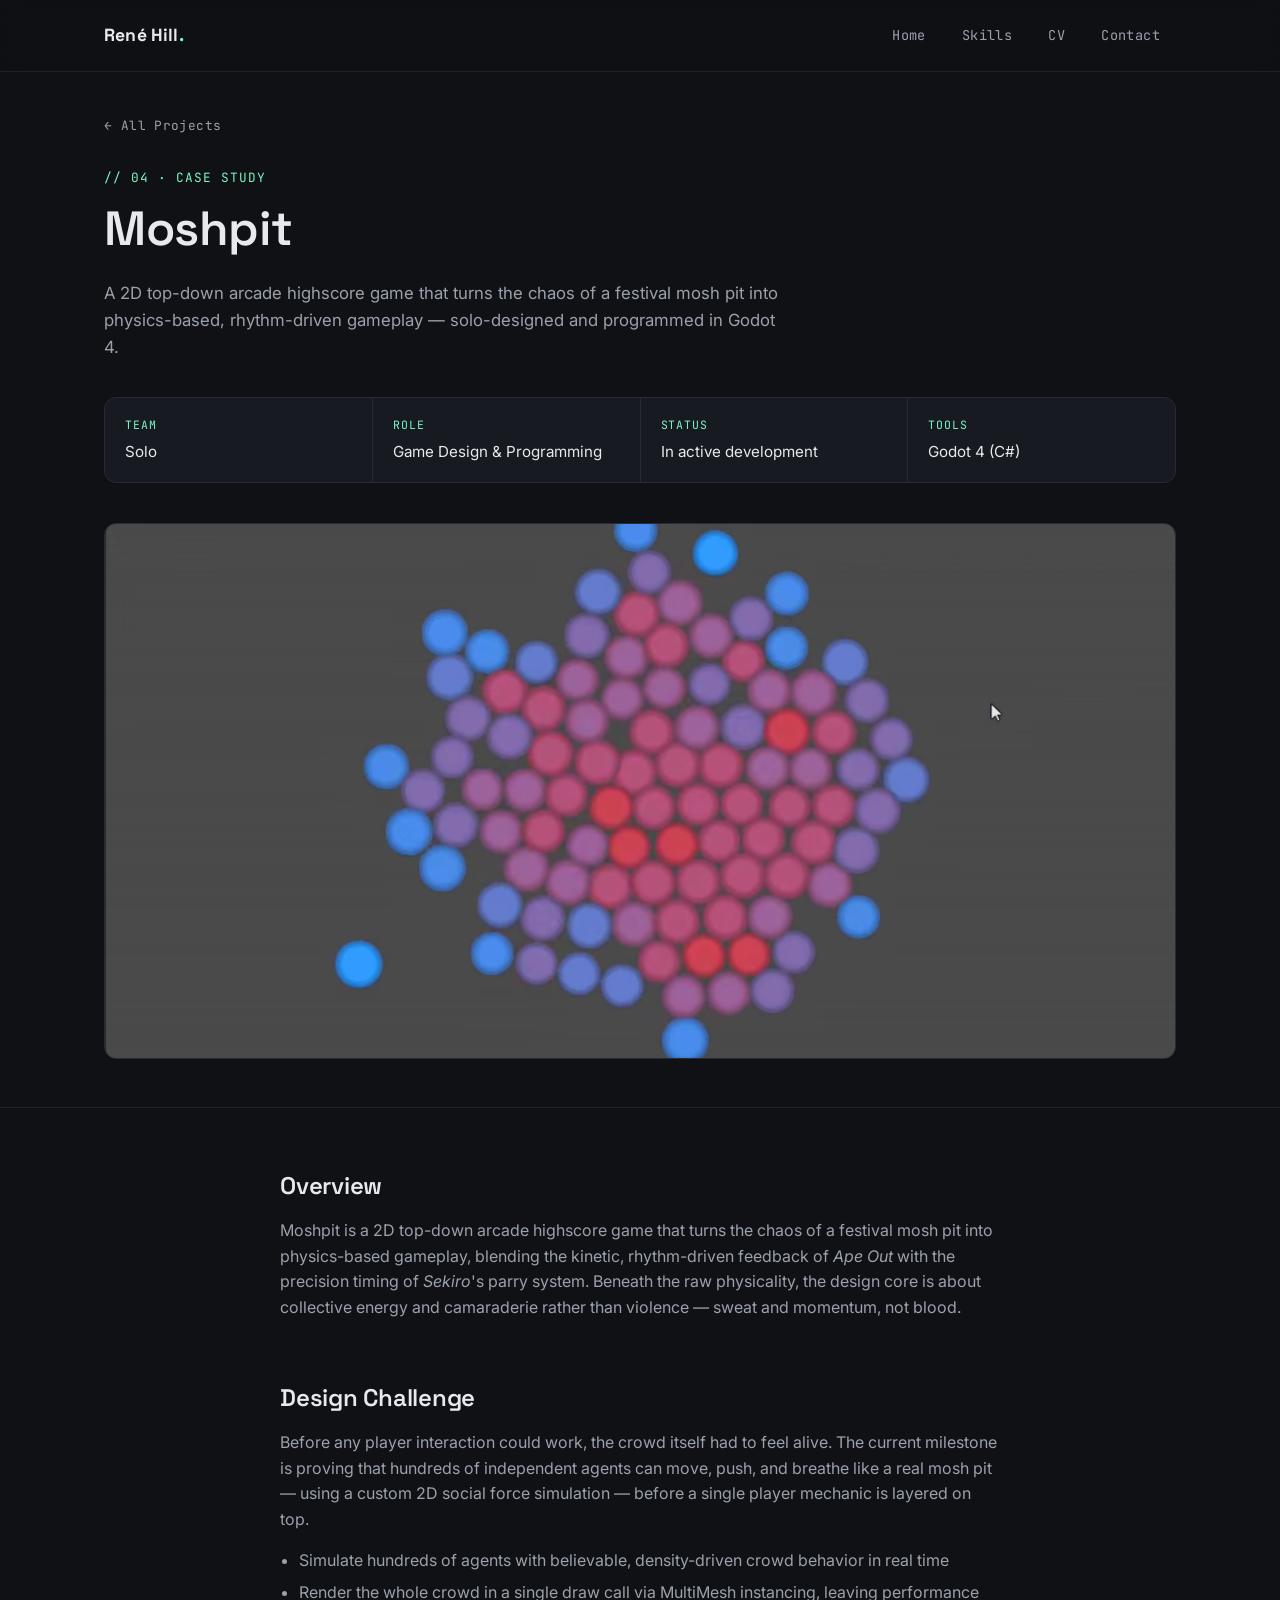
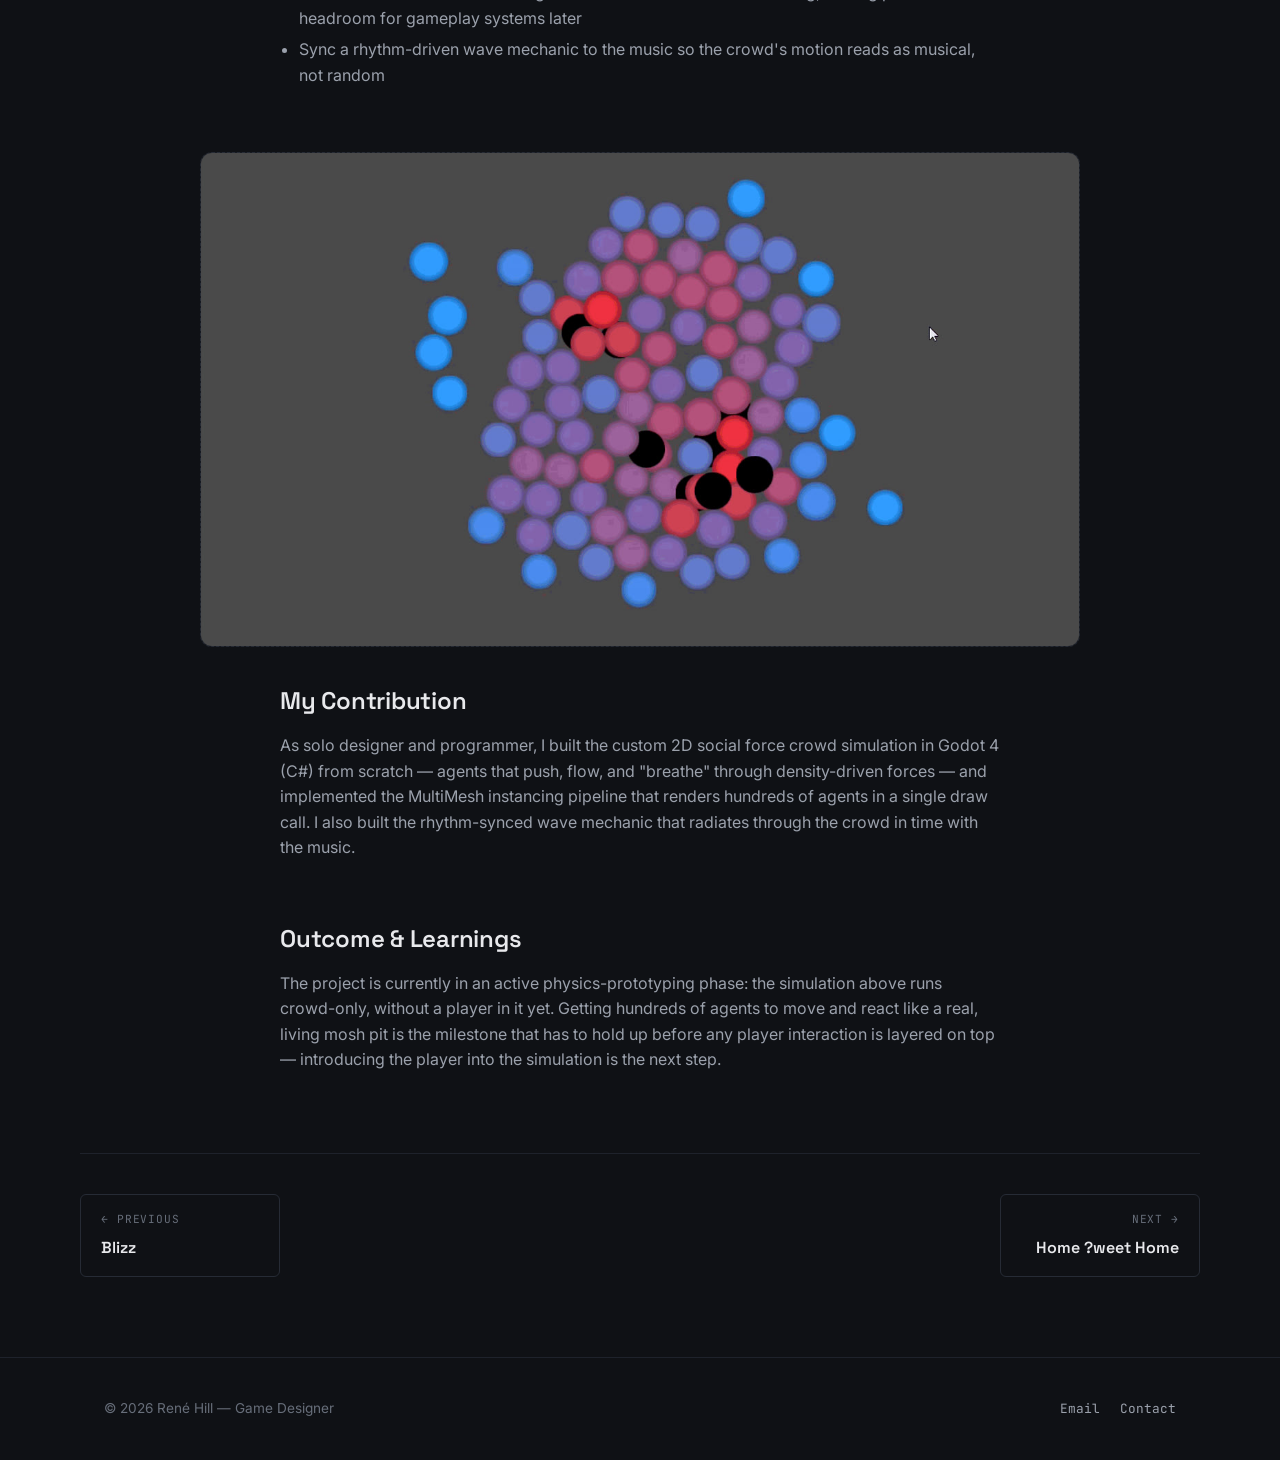
<file: projects/moshpit.html>
<!doctype html>
<html lang="en">
<head>
  <meta charset="UTF-8" />
  <meta name="viewport" content="width=device-width, initial-scale=1.0" />
  <title>Moshpit — Case Study — René Hill</title>
  <meta name="description" content="Moshpit — a solo-developed physics-based mosh pit crowd simulation, built in Godot 4 (C#)." />

  <link rel="preconnect" href="https://fonts.googleapis.com" />
  <link rel="preconnect" href="https://fonts.gstatic.com" crossorigin />
  <link href="https://fonts.googleapis.com/css2?family=Inter:wght@400;500;600;700&family=Space+Grotesk:wght@500;600;700&family=JetBrains+Mono:wght@400;500&display=swap" rel="stylesheet" />

  <link rel="stylesheet" href="../assets/css/style.css" />
  <link rel="stylesheet" href="../assets/css/case-study.css" />
</head>
<body>
  <a href="#main" class="skip-link">Skip to content</a>

  <header class="site-header">
    <div class="container header-inner">
      <a href="../index.html" class="logo">René Hill<span class="accent">.</span></a>
      <nav class="site-nav" id="site-nav">
        <a href="../index.html" class="nav-link">Home</a>
        <a href="../skills.html" class="nav-link">Skills</a>
        <a href="../cv.html" class="nav-link">CV</a>
        <a href="../contact.html" class="nav-link">Contact</a>
      </nav>
      <button class="nav-toggle" id="nav-toggle" aria-label="Toggle navigation" aria-expanded="false">
        <span></span><span></span><span></span>
      </button>
    </div>
  </header>

  <main id="main">
    <section class="case-hero">
      <div class="container">
        <a href="../index.html#work" class="back-link">← All Projects</a>
        <p class="section-tag">// 04 · Case Study</p>
        <h1>Moshpit</h1>
        <p class="case-subtitle">
          A 2D top-down arcade highscore game that turns the chaos of a festival mosh pit into
          physics-based, rhythm-driven gameplay — solo-designed and programmed in Godot 4.
        </p>

        <dl class="quick-facts">
          <div class="quick-fact">
            <dt>Team</dt>
            <dd>Solo</dd>
          </div>
          <div class="quick-fact">
            <dt>Role</dt>
            <dd>Game Design &amp; Programming</dd>
          </div>
          <div class="quick-fact">
            <dt>Status</dt>
            <dd>In active development</dd>
          </div>
          <div class="quick-fact">
            <dt>Tools</dt>
            <dd>Godot 4 (C#)</dd>
          </div>
        </dl>

        <div class="case-cover">
          <video poster="../assets/img/projects/moshpit/moshpit-poster.jpg" autoplay muted loop playsinline>
            <source src="../assets/video/moshpit/moshpit-crowd-sim.webm" type="video/webm" />
            <source src="../assets/video/moshpit/moshpit-crowd-sim.mp4" type="video/mp4" />
          </video>
        </div>
      </div>
    </section>

    <section class="case-body">
      <div class="container">
        <div class="case-section">
          <h2>Overview</h2>
          <p>
            Moshpit is a 2D top-down arcade highscore game that turns the chaos of a festival mosh pit
            into physics-based gameplay, blending the kinetic, rhythm-driven feedback of <em>Ape Out</em>
            with the precision timing of <em>Sekiro</em>'s parry system. Beneath the raw physicality, the
            design core is about collective energy and camaraderie rather than violence — sweat and
            momentum, not blood.
          </p>
        </div>

        <div class="case-section">
          <h2>Design Challenge</h2>
          <p>
            Before any player interaction could work, the crowd itself had to feel alive. The current
            milestone is proving that hundreds of independent agents can move, push, and breathe like a
            real mosh pit — using a custom 2D social force simulation — before a single player mechanic
            is layered on top.
          </p>
          <ul>
            <li>Simulate hundreds of agents with believable, density-driven crowd behavior in real time</li>
            <li>Render the whole crowd in a single draw call via MultiMesh instancing, leaving performance headroom for gameplay systems later</li>
            <li>Sync a rhythm-driven wave mechanic to the music so the crowd's motion reads as musical, not random</li>
          </ul>
        </div>

        <div class="media-slot">
          <img src="../assets/img/projects/moshpit/moshpit-poster.jpg" alt="Moshpit — crowd simulation prototype, agents rendered via MultiMesh instancing" loading="lazy" />
        </div>

        <div class="case-section">
          <h2>My Contribution</h2>
          <p>
            As solo designer and programmer, I built the custom 2D social force crowd simulation in
            Godot 4 (C#) from scratch — agents that push, flow, and "breathe" through density-driven
            forces — and implemented the MultiMesh instancing pipeline that renders hundreds of agents
            in a single draw call. I also built the rhythm-synced wave mechanic that radiates through
            the crowd in time with the music.
          </p>
        </div>

        <div class="case-section">
          <h2>Outcome &amp; Learnings</h2>
          <p>
            The project is currently in an active physics-prototyping phase: the simulation above runs
            crowd-only, without a player in it yet. Getting hundreds of agents to move and react like a
            real, living mosh pit is the milestone that has to hold up before any player interaction is
            layered on top — introducing the player into the simulation is the next step.
          </p>
        </div>
      </div>
    </section>

    <nav class="case-pager container" aria-label="Other projects">
      <a href="blizz.html" class="pager-link pager-prev">
        <span class="pager-label">← Previous</span>
        <span class="pager-title">Blizz</span>
      </a>
      <a href="home-sweet-home.html" class="pager-link pager-next">
        <span class="pager-label">Next →</span>
        <span class="pager-title">Home ?weet Home</span>
      </a>
    </nav>
  </main>

  <footer class="site-footer">
    <div class="container footer-inner">
      <p>&copy; 2026 René Hill — Game Designer</p>
      <div class="footer-links">
        <a href="mailto:renehill170@gmail.com">Email</a>
        <a href="../contact.html">Contact</a>
      </div>
    </div>
  </footer>

  <script src="../assets/js/main.js"></script>
</body>
</html>
</file>
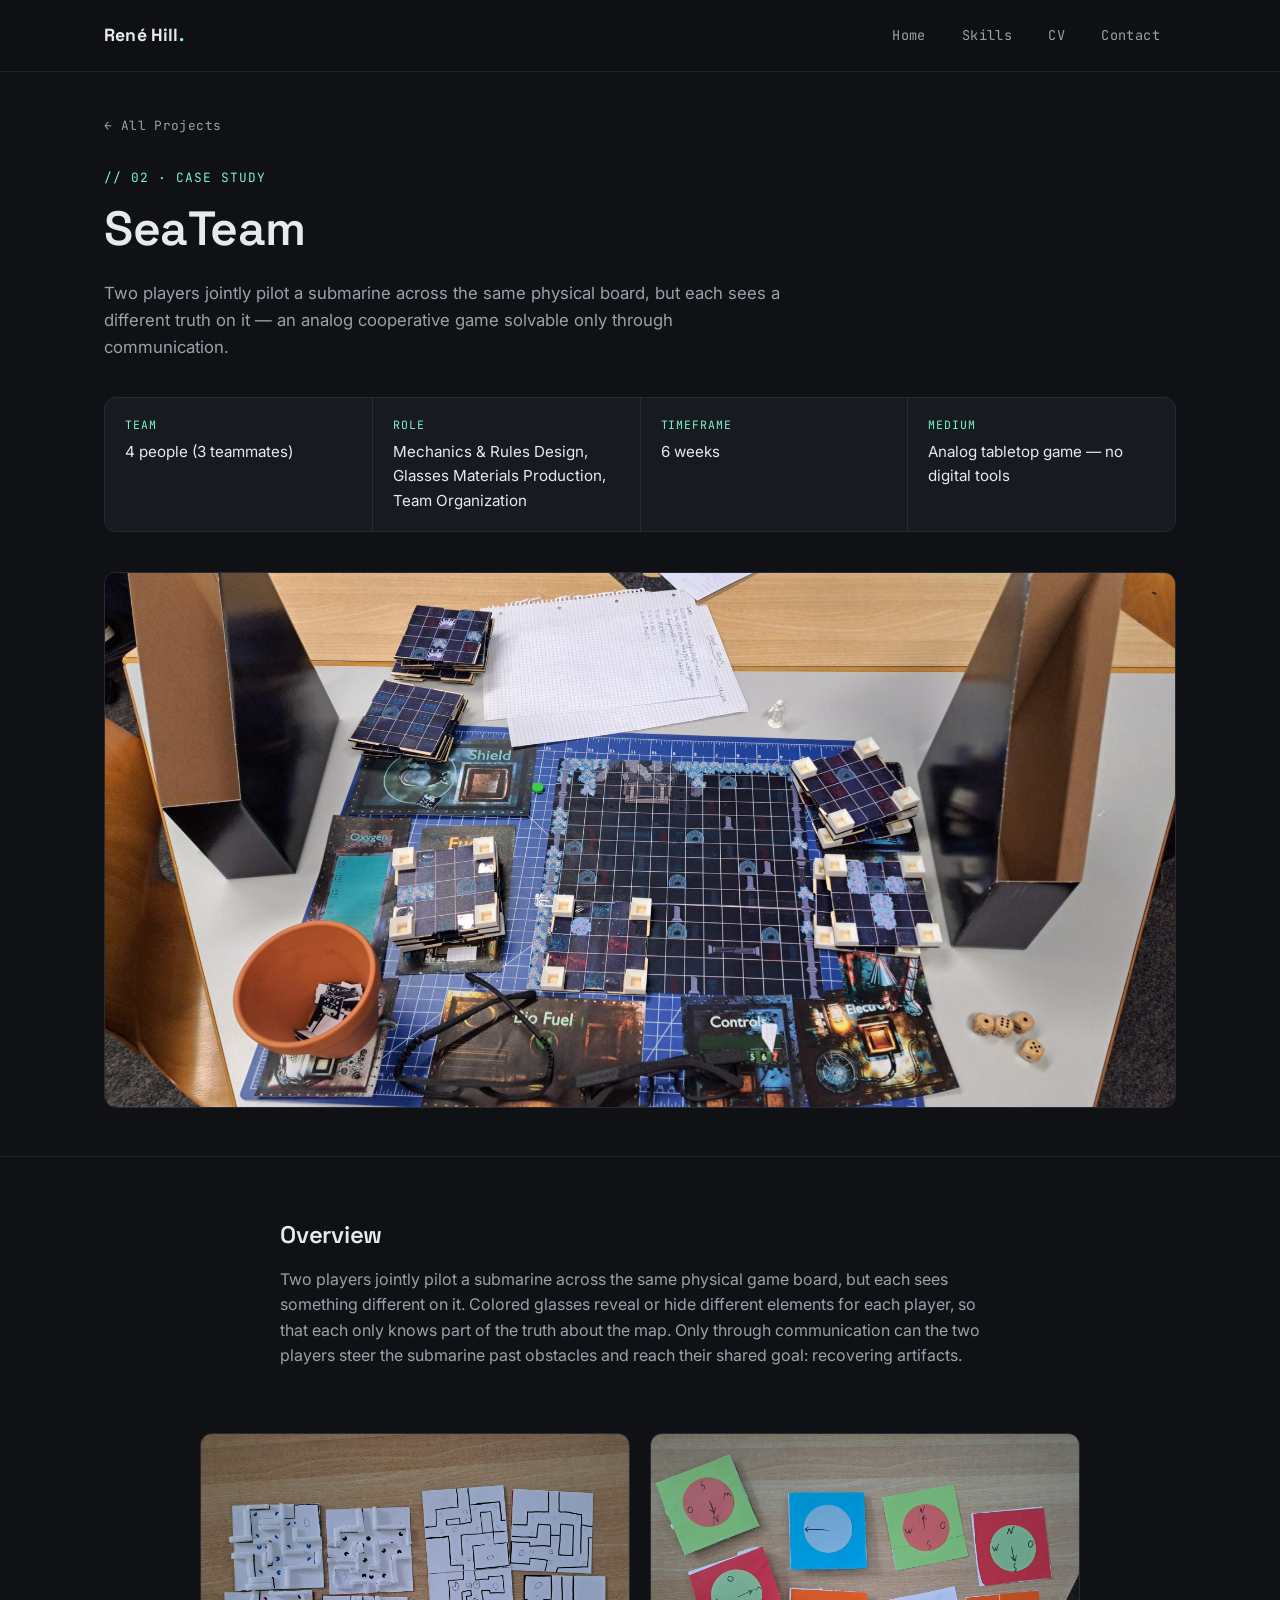
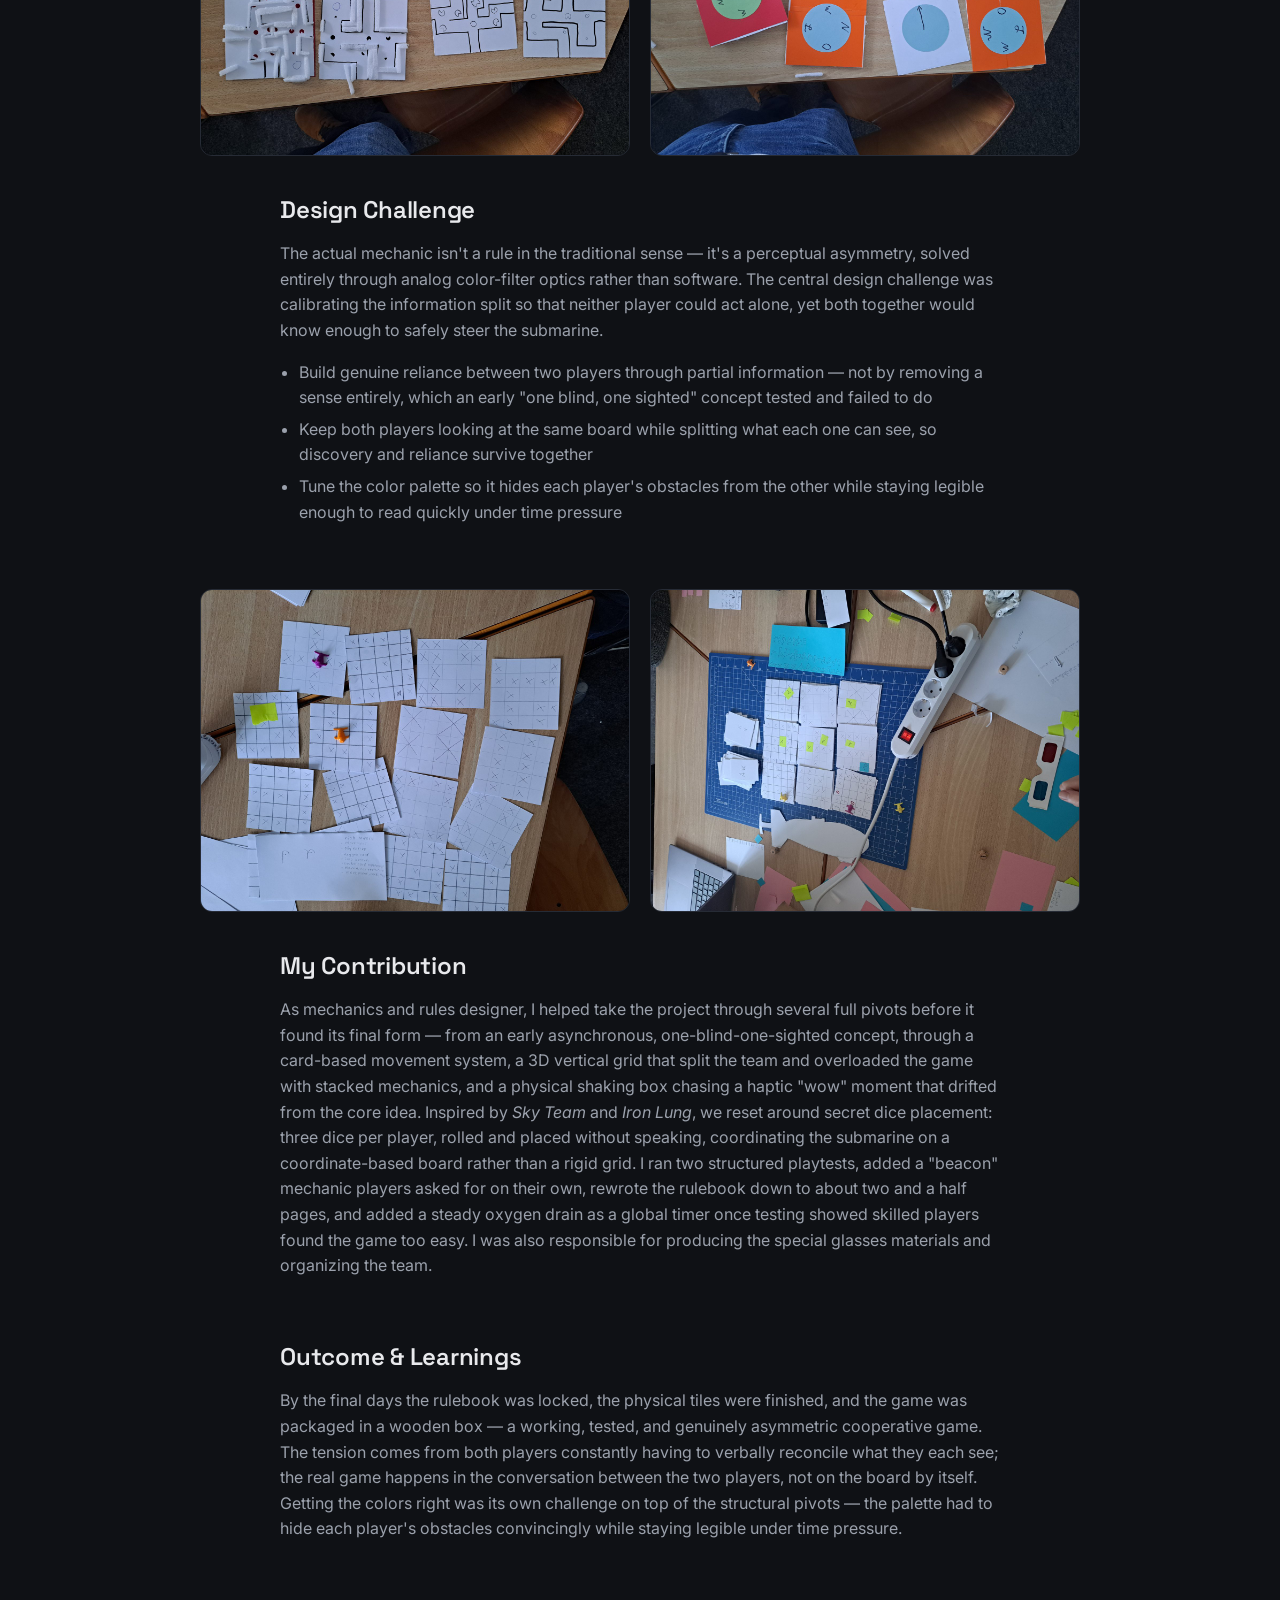
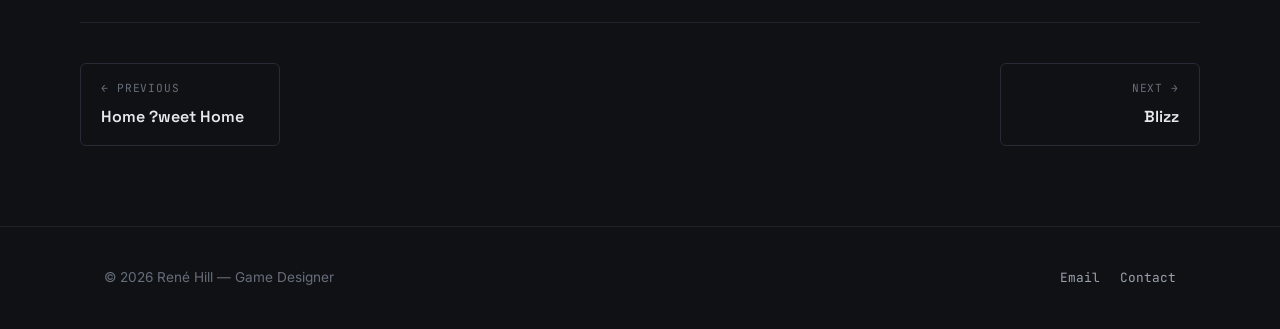
<file: projects/seateam.html>
<!doctype html>
<html lang="en">
<head>
  <meta charset="UTF-8" />
  <meta name="viewport" content="width=device-width, initial-scale=1.0" />
  <title>SeaTeam — Case Study — René Hill</title>
  <meta name="description" content="SeaTeam — an analog co-op board game where two players see two different truths on the same board, solvable only through communication." />

  <link rel="preconnect" href="https://fonts.googleapis.com" />
  <link rel="preconnect" href="https://fonts.gstatic.com" crossorigin />
  <link href="https://fonts.googleapis.com/css2?family=Inter:wght@400;500;600;700&family=Space+Grotesk:wght@500;600;700&family=JetBrains+Mono:wght@400;500&display=swap" rel="stylesheet" />

  <link rel="stylesheet" href="../assets/css/style.css" />
  <link rel="stylesheet" href="../assets/css/case-study.css" />
</head>
<body>
  <a href="#main" class="skip-link">Skip to content</a>

  <header class="site-header">
    <div class="container header-inner">
      <a href="../index.html" class="logo">René Hill<span class="accent">.</span></a>
      <nav class="site-nav" id="site-nav">
        <a href="../index.html" class="nav-link">Home</a>
        <a href="../skills.html" class="nav-link">Skills</a>
        <a href="../cv.html" class="nav-link">CV</a>
        <a href="../contact.html" class="nav-link">Contact</a>
      </nav>
      <button class="nav-toggle" id="nav-toggle" aria-label="Toggle navigation" aria-expanded="false">
        <span></span><span></span><span></span>
      </button>
    </div>
  </header>

  <main id="main">
    <section class="case-hero">
      <div class="container">
        <a href="../index.html#work" class="back-link">← All Projects</a>
        <p class="section-tag">// 02 · Case Study</p>
        <h1>SeaTeam</h1>
        <p class="case-subtitle">
          Two players jointly pilot a submarine across the same physical board, but each sees a
          different truth on it — an analog cooperative game solvable only through communication.
        </p>

        <dl class="quick-facts">
          <div class="quick-fact">
            <dt>Team</dt>
            <dd>4 people (3 teammates)</dd>
          </div>
          <div class="quick-fact">
            <dt>Role</dt>
            <dd>Mechanics &amp; Rules Design, Glasses Materials Production, Team Organization</dd>
          </div>
          <div class="quick-fact">
            <dt>Timeframe</dt>
            <dd>6 weeks</dd>
          </div>
          <div class="quick-fact">
            <dt>Medium</dt>
            <dd>Analog tabletop game — no digital tools</dd>
          </div>
        </dl>

        <div class="case-cover">
          <img src="../assets/img/projects/seateam/seateam-cover.jpg" alt="SeaTeam — finished physical board game prototype, top-down view" loading="lazy" />
        </div>
      </div>
    </section>

    <section class="case-body">
      <div class="container">
        <div class="case-section">
          <h2>Overview</h2>
          <p>
            Two players jointly pilot a submarine across the same physical game board, but each sees
            something different on it. Colored glasses reveal or hide different elements for each
            player, so that each only knows part of the truth about the map. Only through communication
            can the two players steer the submarine past obstacles and reach their shared goal:
            recovering artifacts.
          </p>
        </div>

        <div class="two-col media-two-col">
          <img src="../assets/img/projects/seateam/seateam-early-prototype-front.jpg" alt="SeaTeam — early paper prototype, front side" loading="lazy" />
          <img src="../assets/img/projects/seateam/seateam-early-prototype-back.jpg" alt="SeaTeam — early paper prototype, back side" loading="lazy" />
        </div>

        <div class="case-section">
          <h2>Design Challenge</h2>
          <p>
            The actual mechanic isn't a rule in the traditional sense — it's a perceptual asymmetry,
            solved entirely through analog color-filter optics rather than software. The central design
            challenge was calibrating the information split so that neither player could act alone, yet
            both together would know enough to safely steer the submarine.
          </p>
          <ul>
            <li>Build genuine reliance between two players through partial information — not by removing a sense entirely, which an early "one blind, one sighted" concept tested and failed to do</li>
            <li>Keep both players looking at the same board while splitting what each one can see, so discovery and reliance survive together</li>
            <li>Tune the color palette so it hides each player's obstacles from the other while staying legible enough to read quickly under time pressure</li>
          </ul>
        </div>

        <div class="two-col media-two-col">
          <img src="../assets/img/projects/seateam/seateam-prototype-1.jpg" alt="SeaTeam — iterated prototype build, view 1" loading="lazy" />
          <img src="../assets/img/projects/seateam/seateam-prototype-2.jpg" alt="SeaTeam — iterated prototype build, view 2" loading="lazy" />
        </div>

        <div class="case-section">
          <h2>My Contribution</h2>
          <p>
            As mechanics and rules designer, I helped take the project through several full pivots
            before it found its final form — from an early asynchronous, one-blind-one-sighted concept,
            through a card-based movement system, a 3D vertical grid that split the team and overloaded
            the game with stacked mechanics, and a physical shaking box chasing a haptic "wow" moment
            that drifted from the core idea. Inspired by <em>Sky Team</em> and <em>Iron Lung</em>, we
            reset around secret dice placement: three dice per player, rolled and placed without
            speaking, coordinating the submarine on a coordinate-based board rather than a rigid grid.
            I ran two structured playtests, added a "beacon" mechanic players asked for on their own,
            rewrote the rulebook down to about two and a half pages, and added a steady oxygen drain as
            a global timer once testing showed skilled players found the game too easy. I was also
            responsible for producing the special glasses materials and organizing the team.
          </p>
        </div>

        <div class="case-section">
          <h2>Outcome &amp; Learnings</h2>
          <p>
            By the final days the rulebook was locked, the physical tiles were finished, and the game
            was packaged in a wooden box — a working, tested, and genuinely asymmetric cooperative game.
            The tension comes from both players constantly having to verbally reconcile what they each
            see; the real game happens in the conversation between the two players, not on the board by
            itself. Getting the colors right was its own challenge on top of the structural pivots — the
            palette had to hide each player's obstacles convincingly while staying legible under time
            pressure.
          </p>
        </div>
      </div>
    </section>

    <nav class="case-pager container" aria-label="Other projects">
      <a href="home-sweet-home.html" class="pager-link pager-prev">
        <span class="pager-label">← Previous</span>
        <span class="pager-title">Home ?weet Home</span>
      </a>
      <a href="blizz.html" class="pager-link pager-next">
        <span class="pager-label">Next →</span>
        <span class="pager-title">Blizz</span>
      </a>
    </nav>
  </main>

  <footer class="site-footer">
    <div class="container footer-inner">
      <p>&copy; 2026 René Hill — Game Designer</p>
      <div class="footer-links">
        <a href="mailto:renehill170@gmail.com">Email</a>
        <a href="../contact.html">Contact</a>
      </div>
    </div>
  </footer>

  <script src="../assets/js/main.js"></script>
</body>
</html>
</file>
<file: assets/css/style.css>
/* =========================================================
   Portfolio — Global Styles
   Dark base, mint accent, playful "game UI" micro-details.
   ========================================================= */

:root {
  /* Color */
  --bg: #0f1115;
  --bg-alt: #12151b;
  --surface: #171a21;
  --surface-hover: #1d222b;
  --border: #262b35;
  --border-soft: #1e222b;

  --text: #e8e9ec;
  --text-muted: #9ba1ac;
  --text-faint: #676e7a;

  --accent: #7cf5c4;
  --accent-soft: rgba(124, 245, 196, 0.14);
  --accent-strong: #a8ffdf;
  --accent-2: #ff7a59;
  --accent-2-soft: rgba(255, 122, 89, 0.14);

  --danger: #ff6b6b;

  /* Type */
  --font-body: "Inter", -apple-system, BlinkMacSystemFont, "Segoe UI", sans-serif;
  --font-display: "Space Grotesk", var(--font-body);
  --font-mono: "JetBrains Mono", ui-monospace, SFMono-Regular, Menlo, monospace;

  /* Layout */
  --container-w: 1120px;
  --radius-sm: 6px;
  --radius: 12px;
  --radius-lg: 18px;
  --header-h: 72px;

  /* Motion */
  --ease: cubic-bezier(0.22, 1, 0.36, 1);
}

/* ---------- Reset ---------- */
*,
*::before,
*::after {
  box-sizing: border-box;
}

html {
  scroll-behavior: smooth;
}

body {
  margin: 0;
  background: var(--bg);
  color: var(--text);
  font-family: var(--font-body);
  font-size: 16px;
  line-height: 1.6;
  -webkit-font-smoothing: antialiased;
  text-rendering: optimizeLegibility;
}

img {
  max-width: 100%;
  display: block;
}

a {
  color: inherit;
  text-decoration: none;
}

ul {
  list-style: none;
  margin: 0;
  padding: 0;
}

h1,
h2,
h3,
h4 {
  font-family: var(--font-display);
  font-weight: 600;
  line-height: 1.15;
  margin: 0 0 0.5em;
  letter-spacing: -0.01em;
}

p {
  margin: 0 0 1em;
  color: var(--text-muted);
}

.mono {
  font-family: var(--font-mono);
}

/* ---------- Focus / accessibility ---------- */
:focus-visible {
  outline: 2px solid var(--accent);
  outline-offset: 3px;
  border-radius: 4px;
}

.skip-link {
  position: absolute;
  left: -9999px;
  top: 0;
  background: var(--accent);
  color: var(--bg);
  padding: 10px 16px;
  z-index: 200;
  font-weight: 600;
  border-radius: 0 0 8px 0;
}

.skip-link:focus {
  left: 0;
}

/* ---------- Layout helpers ---------- */
.container {
  width: 100%;
  max-width: var(--container-w);
  margin: 0 auto;
  padding: 0 24px;
}

.section {
  padding: 88px 0;
}

.section--tight {
  padding: 56px 0;
}

.section-tag {
  font-family: var(--font-mono);
  color: var(--accent);
  font-size: 0.8rem;
  letter-spacing: 0.08em;
  text-transform: uppercase;
  margin: 0 0 12px;
  display: inline-flex;
  align-items: center;
  gap: 8px;
}

.section-head {
  margin-bottom: 40px;
  max-width: 640px;
}

.section-head h2 {
  font-size: clamp(1.6rem, 2.6vw, 2.2rem);
}

/* ---------- Buttons ---------- */
.btn {
  display: inline-flex;
  align-items: center;
  gap: 8px;
  font-family: var(--font-mono);
  font-size: 0.85rem;
  letter-spacing: 0.03em;
  text-transform: uppercase;
  padding: 12px 20px;
  border-radius: var(--radius-sm);
  border: 1px solid var(--border);
  background: transparent;
  color: var(--text);
  cursor: pointer;
  transition: border-color 0.2s var(--ease), color 0.2s var(--ease),
    background 0.2s var(--ease), transform 0.15s var(--ease);
}

.btn:hover {
  border-color: var(--accent);
  color: var(--accent);
  transform: translateY(-2px);
}

.btn-primary {
  background: var(--accent);
  color: #06120d;
  border-color: var(--accent);
  font-weight: 600;
}

.btn-primary:hover {
  background: var(--accent-strong);
  border-color: var(--accent-strong);
  color: #06120d;
}

/* ---------- Header / Nav ---------- */
.site-header {
  position: sticky;
  top: 0;
  z-index: 100;
  height: var(--header-h);
  display: flex;
  align-items: center;
  background: rgba(15, 17, 21, 0.82);
  backdrop-filter: blur(10px);
  -webkit-backdrop-filter: blur(10px);
  border-bottom: 1px solid var(--border-soft);
}

.header-inner {
  display: flex;
  align-items: center;
  justify-content: space-between;
}

.logo {
  font-family: var(--font-display);
  font-weight: 700;
  font-size: 1.1rem;
  letter-spacing: 0.01em;
  display: inline-flex;
  align-items: baseline;
}

.logo .accent {
  color: var(--accent);
}

.site-nav {
  display: flex;
  align-items: center;
  gap: 4px;
}

.nav-link {
  position: relative;
  padding: 10px 16px;
  font-family: var(--font-mono);
  font-size: 0.85rem;
  letter-spacing: 0.03em;
  color: var(--text-muted);
  transition: color 0.2s var(--ease);
}

.nav-link::after {
  content: "";
  position: absolute;
  left: 16px;
  right: 16px;
  bottom: 6px;
  height: 2px;
  background: var(--accent);
  transform: scaleX(0);
  transform-origin: left;
  transition: transform 0.25s var(--ease);
}

.nav-link:hover,
.nav-link:focus-visible {
  color: var(--text);
}

.nav-link:hover::after,
.nav-link:focus-visible::after {
  transform: scaleX(1);
}

.nav-link.is-active {
  color: var(--accent);
}

.nav-link.is-active::after {
  transform: scaleX(1);
}

.nav-toggle {
  display: none;
  flex-direction: column;
  justify-content: center;
  gap: 5px;
  width: 40px;
  height: 40px;
  background: transparent;
  border: 1px solid var(--border);
  border-radius: var(--radius-sm);
  cursor: pointer;
}

.nav-toggle span {
  display: block;
  width: 18px;
  height: 2px;
  margin: 0 auto;
  background: var(--text);
  transition: transform 0.25s var(--ease), opacity 0.25s var(--ease);
}

.nav-toggle[aria-expanded="true"] span:nth-child(1) {
  transform: translateY(7px) rotate(45deg);
}

.nav-toggle[aria-expanded="true"] span:nth-child(2) {
  opacity: 0;
}

.nav-toggle[aria-expanded="true"] span:nth-child(3) {
  transform: translateY(-7px) rotate(-45deg);
}

/* ---------- Hero ---------- */
.hero {
  padding: 96px 0 72px;
}

.hero-eyebrow {
  font-family: var(--font-mono);
  color: var(--accent);
  font-size: 0.85rem;
  letter-spacing: 0.08em;
  text-transform: uppercase;
  margin-bottom: 18px;
  display: inline-flex;
  align-items: center;
  gap: 10px;
}

.hero-eyebrow::before {
  content: "";
  width: 8px;
  height: 8px;
  background: var(--accent);
  border-radius: 50%;
}

.hero-top {
  display: flex;
  align-items: center;
  flex-wrap: wrap;
  gap: 12px 18px;
  margin-bottom: 18px;
}

.hero-top .hero-eyebrow {
  margin-bottom: 0;
}

.hero-status {
  display: inline-flex;
  align-items: center;
  gap: 8px;
  padding: 5px 12px;
  border: 1px solid var(--accent-2);
  border-radius: 999px;
  background: var(--accent-2-soft);
  color: var(--accent-2);
  font-family: var(--font-mono);
  font-size: 0.75rem;
  letter-spacing: 0.06em;
  text-transform: uppercase;
  text-decoration: none;
  transition: background 0.2s var(--ease);
}

.hero-status:hover {
  background: rgba(255, 122, 89, 0.24);
}

.hero-status::before {
  content: "";
  width: 7px;
  height: 7px;
  border-radius: 50%;
  background: var(--accent-2);
  animation: status-pulse 2s var(--ease) infinite;
}

@keyframes status-pulse {
  0%   { box-shadow: 0 0 0 0 rgba(255, 122, 89, 0.6); }
  70%  { box-shadow: 0 0 0 7px rgba(255, 122, 89, 0); }
  100% { box-shadow: 0 0 0 0 rgba(255, 122, 89, 0); }
}

@media (prefers-reduced-motion: reduce) {
  .hero-status::before {
    animation: none;
  }
}

.hero h1 {
  font-size: clamp(2.2rem, 5vw, 3.4rem);
  max-width: 16ch;
  margin-bottom: 20px;
}

.hero-facts {
  font-size: 0.85rem;
  color: var(--text-faint);
  margin: 0 0 14px;
}

.hero-lede {
  font-size: 1.1rem;
  max-width: 62ch;
  color: var(--text-muted);
}

.hero-actions {
  display: flex;
  gap: 14px;
  margin-top: 32px;
  flex-wrap: wrap;
}

/* ---------- Project cards ---------- */
.project-grid {
  display: grid;
  grid-template-columns: repeat(auto-fit, minmax(260px, 1fr));
  gap: 24px;
}

.project-card {
  position: relative;
  display: flex;
  flex-direction: column;
  background: var(--surface);
  border: 1px solid var(--border);
  border-radius: var(--radius);
  overflow: hidden;
  transition: transform 0.28s var(--ease), border-color 0.28s var(--ease);
}

.project-card:hover,
.project-card:focus-visible {
  transform: translateY(-6px);
  border-color: var(--accent);
}

/* corner-bracket "targeting" frame, animates in on hover */
.project-card::before,
.project-card::after {
  content: "";
  position: absolute;
  width: 18px;
  height: 18px;
  border: 2px solid var(--accent);
  opacity: 0;
  transition: opacity 0.25s var(--ease), width 0.25s var(--ease), height 0.25s var(--ease);
  pointer-events: none;
  z-index: 2;
}

.project-card::before {
  top: 10px;
  left: 10px;
  border-right: none;
  border-bottom: none;
}

.project-card::after {
  bottom: 10px;
  right: 10px;
  border-left: none;
  border-top: none;
}

.project-card:hover::before,
.project-card:hover::after,
.project-card:focus-visible::before,
.project-card:focus-visible::after {
  opacity: 1;
  width: 24px;
  height: 24px;
}

.project-card-media {
  aspect-ratio: 16 / 10;
  background: linear-gradient(135deg, #1c202a, #12141a);
  position: relative;
  overflow: hidden;
}

.project-card-media img {
  width: 100%;
  height: 100%;
  object-fit: cover;
  transition: transform 0.4s var(--ease);
}

.project-card:hover .project-card-media img {
  transform: scale(1.05);
}

.placeholder-media {
  position: absolute;
  inset: 0;
  display: flex;
  align-items: center;
  justify-content: center;
  font-family: var(--font-mono);
  font-size: 0.75rem;
  letter-spacing: 0.08em;
  text-transform: uppercase;
  color: var(--text-faint);
  border: 1px dashed var(--border);
  margin: 10px;
  border-radius: var(--radius-sm);
}

.project-card-body {
  padding: 20px 22px 24px;
  display: flex;
  flex-direction: column;
  gap: 8px;
  flex: 1;
}

.project-card-index {
  font-family: var(--font-mono);
  font-size: 0.75rem;
  color: var(--text-faint);
  letter-spacing: 0.05em;
}

.project-card-body h3 {
  font-size: 1.2rem;
  margin-bottom: 2px;
}

.project-card-body p {
  font-size: 0.92rem;
  margin-bottom: 0;
}

.project-card-tags {
  display: flex;
  flex-wrap: wrap;
  gap: 6px;
  margin-top: 10px;
}

.tag {
  font-family: var(--font-mono);
  font-size: 0.7rem;
  letter-spacing: 0.04em;
  text-transform: uppercase;
  padding: 4px 9px;
  border-radius: 999px;
  background: var(--accent-soft);
  color: var(--accent);
  border: 1px solid transparent;
}

.tag--alt {
  background: var(--accent-2-soft);
  color: var(--accent-2);
}

.more-projects {
  margin: 28px 0 0;
  display: flex;
  align-items: center;
  gap: 10px;
  font-size: 0.85rem;
  color: var(--text-faint);
}

.more-link {
  font-family: var(--font-mono);
  font-size: 0.85rem;
  color: var(--text-muted);
  border-bottom: 1px solid var(--border);
  padding-bottom: 2px;
  transition: color 0.2s var(--ease), border-color 0.2s var(--ease);
}

.more-link:hover {
  color: var(--accent);
  border-color: var(--accent);
}

/* ---------- Generic content blocks ---------- */
.panel {
  background: var(--surface);
  border: 1px solid var(--border);
  border-radius: var(--radius);
  padding: 28px 30px;
}

.two-col {
  display: grid;
  grid-template-columns: repeat(2, 1fr);
  gap: 20px;
}

/* ---------- Skills ---------- */
.skills-grid {
  display: grid;
  grid-template-columns: repeat(2, 1fr);
  gap: 20px;
}

.skill-group {
  background: var(--surface);
  border: 1px solid var(--border);
  border-radius: var(--radius);
  padding: 26px 28px 8px;
  transition: border-color 0.25s var(--ease);
}

.skill-group:hover {
  border-color: var(--border-soft);
}

.skill-group h2 {
  display: flex;
  align-items: baseline;
  gap: 12px;
  font-size: 1.15rem;
  margin-bottom: 18px;
}

.skill-group h2 .mono {
  font-size: 0.8rem;
  color: var(--accent);
  letter-spacing: 0.06em;
}

.skill-list li {
  padding: 14px 0;
  border-top: 1px solid var(--border-soft);
  display: flex;
  flex-direction: column;
  gap: 4px;
}

.skill-list li:first-child {
  border-top: none;
}

.skill-name {
  font-weight: 600;
  font-size: 0.98rem;
}

.skill-context {
  font-size: 0.85rem;
  color: var(--text-muted);
}

/* ---------- Contact ---------- */
.contact-grid {
  display: grid;
  grid-template-columns: repeat(auto-fit, minmax(220px, 1fr));
  gap: 18px;
}

.contact-card {
  background: var(--surface);
  border: 1px solid var(--border);
  border-radius: var(--radius);
  padding: 24px 26px;
  display: flex;
  flex-direction: column;
  gap: 10px;
  transition: transform 0.25s var(--ease), border-color 0.25s var(--ease);
}

.contact-card:hover {
  transform: translateY(-4px);
  border-color: var(--accent);
}

.contact-card .contact-label {
  font-family: var(--font-mono);
  font-size: 0.72rem;
  letter-spacing: 0.08em;
  text-transform: uppercase;
  color: var(--accent);
}

.contact-card .contact-value {
  font-size: 1.05rem;
  font-weight: 600;
  word-break: break-word;
}

/* ---------- CV page ---------- */
.cv-panel {
  display: flex;
  align-items: center;
  justify-content: space-between;
  flex-wrap: wrap;
  gap: 24px;
}

.cv-panel-text h2 {
  margin-bottom: 8px;
}

/* ---------- Footer ---------- */
.site-footer {
  border-top: 1px solid var(--border-soft);
  padding: 40px 0;
  margin-top: 40px;
}

.footer-inner {
  display: flex;
  justify-content: space-between;
  align-items: center;
  flex-wrap: wrap;
  gap: 16px;
}

.footer-inner p {
  margin: 0;
  font-size: 0.85rem;
  color: var(--text-faint);
}

.footer-links {
  display: flex;
  gap: 20px;
}

.footer-links a {
  font-family: var(--font-mono);
  font-size: 0.8rem;
  color: var(--text-muted);
  transition: color 0.2s var(--ease);
}

.footer-links a:hover {
  color: var(--accent);
}

/* ---------- Placeholder marker ---------- */
.placeholder {
  color: var(--accent-2);
  font-family: var(--font-mono);
  font-size: 0.75em;
  letter-spacing: 0.03em;
}

/* ---------- Responsive ---------- */
@media (max-width: 860px) {
  .two-col {
    grid-template-columns: 1fr;
  }

  .skills-grid {
    grid-template-columns: 1fr;
  }
}

@media (max-width: 720px) {
  .nav-toggle {
    display: flex;
  }

  .site-nav {
    position: fixed;
    top: var(--header-h);
    left: 0;
    right: 0;
    flex-direction: column;
    align-items: stretch;
    background: var(--bg-alt);
    border-bottom: 1px solid var(--border);
    padding: 8px 24px 20px;
    gap: 2px;
    transform: translateY(-8px);
    opacity: 0;
    pointer-events: none;
    transition: transform 0.22s var(--ease), opacity 0.22s var(--ease);
  }

  .site-nav.is-open {
    transform: translateY(0);
    opacity: 1;
    pointer-events: auto;
  }

  .nav-link {
    padding: 14px 4px;
    border-bottom: 1px solid var(--border-soft);
  }

  .nav-link::after {
    display: none;
  }

  .hero {
    padding: 64px 0 48px;
  }

  .section {
    padding: 56px 0;
  }

  .footer-inner {
    flex-direction: column;
    align-items: flex-start;
  }
}
</file>
<file: assets/css/case-study.css>
/* =========================================================
   Case Study Page Styles
   Loaded after style.css — reuses its variables.
   ========================================================= */

.case-hero {
  padding: 44px 0 48px;
  border-bottom: 1px solid var(--border-soft);
}

.back-link {
  display: flex;
  align-items: center;
  gap: 8px;
  font-family: var(--font-mono);
  font-size: 0.8rem;
  color: var(--text-muted);
  letter-spacing: 0.03em;
  margin-bottom: 28px;
  transition: color 0.2s var(--ease), transform 0.2s var(--ease);
}

.back-link:hover {
  color: var(--accent);
  transform: translateX(-3px);
}

.case-hero h1 {
  font-size: clamp(2rem, 4.4vw, 3rem);
  max-width: 20ch;
}

.case-subtitle {
  font-size: 1.05rem;
  max-width: 62ch;
  margin-top: 4px;
}

/* ---------- Quick facts panel ---------- */
.quick-facts {
  margin-top: 36px;
  display: grid;
  grid-template-columns: repeat(4, 1fr);
  gap: 1px;
  background: var(--border);
  border: 1px solid var(--border);
  border-radius: var(--radius);
  overflow: hidden;
}

.quick-fact {
  background: var(--surface);
  padding: 18px 20px;
  display: flex;
  flex-direction: column;
  gap: 6px;
}

.quick-fact dt {
  font-family: var(--font-mono);
  font-size: 0.72rem;
  letter-spacing: 0.08em;
  text-transform: uppercase;
  color: var(--accent);
}

.quick-fact dd {
  margin: 0;
  font-size: 0.95rem;
  color: var(--text);
}

/* ---------- Cover media ---------- */
.case-cover {
  margin-top: 40px;
  aspect-ratio: 16 / 8;
  border-radius: var(--radius);
  overflow: hidden;
  position: relative;
  background: linear-gradient(135deg, #1c202a, #12141a);
  border: 1px solid var(--border);
}

.case-cover img,
.case-cover video {
  width: 100%;
  height: 100%;
  object-fit: cover;
}

/* ---------- Prose sections ---------- */
.case-body {
  padding: 64px 0;
}

.case-section {
  max-width: 720px;
  margin: 0 auto 64px;
}

.case-section:last-child {
  margin-bottom: 0;
}

.case-section h2 {
  font-size: 1.5rem;
  margin-bottom: 18px;
}

.case-section p {
  font-size: 1rem;
}

.case-section ul {
  margin: 0 0 1em;
  padding-left: 1.2em;
  list-style: disc;
  color: var(--text-muted);
}

.case-section li {
  margin-bottom: 6px;
}

/* ---------- Placeholder image / gif slot ---------- */
.media-slot {
  max-width: 880px;
  margin: 40px auto;
  aspect-ratio: 16 / 9;
  border: 1px dashed var(--border);
  border-radius: var(--radius);
  background: var(--surface);
  display: flex;
  align-items: center;
  justify-content: center;
  position: relative;
}

.media-slot--wide {
  max-width: 100%;
}

.media-slot--tall {
  aspect-ratio: 16 / 11;
}

.media-slot img,
.media-slot video {
  width: 100%;
  height: 100%;
  object-fit: cover;
  border-radius: calc(var(--radius) - 1px);
}

.media-two-col {
  max-width: 880px;
  margin: 40px auto;
}

.media-two-col img {
  border-radius: var(--radius);
  border: 1px solid var(--border);
  aspect-ratio: 4 / 3;
  object-fit: cover;
  width: 100%;
}

.media-grid-4 {
  max-width: 880px;
  margin: 40px auto;
  display: grid;
  grid-template-columns: repeat(4, 1fr);
  gap: 12px;
}

.media-grid-4 img {
  border-radius: var(--radius-sm);
  border: 1px solid var(--border);
  aspect-ratio: 1 / 1;
  object-fit: cover;
  width: 100%;
}

@media (max-width: 720px) {
  .media-grid-4 {
    grid-template-columns: repeat(2, 1fr);
  }
}

.media-slot-label {
  font-family: var(--font-mono);
  font-size: 0.75rem;
  letter-spacing: 0.06em;
  text-transform: uppercase;
  color: var(--text-faint);
  text-align: center;
  padding: 0 20px;
}

/* ---------- Prev/next project nav ---------- */
.case-pager {
  border-top: 1px solid var(--border-soft);
  padding: 40px 0;
  display: flex;
  justify-content: space-between;
  gap: 20px;
  flex-wrap: wrap;
}

.pager-link {
  display: flex;
  flex-direction: column;
  gap: 6px;
  padding: 16px 20px;
  border: 1px solid var(--border);
  border-radius: var(--radius-sm);
  min-width: 200px;
  transition: border-color 0.2s var(--ease), transform 0.2s var(--ease);
}

.pager-link:hover {
  border-color: var(--accent);
  transform: translateY(-2px);
}

.pager-link.pager-next {
  text-align: right;
  margin-left: auto;
}

.pager-label {
  font-family: var(--font-mono);
  font-size: 0.7rem;
  letter-spacing: 0.08em;
  text-transform: uppercase;
  color: var(--text-faint);
}

.pager-title {
  font-family: var(--font-display);
  font-weight: 600;
}

/* ---------- Responsive ---------- */
@media (max-width: 720px) {
  .quick-facts {
    grid-template-columns: repeat(2, 1fr);
  }
}

@media (max-width: 480px) {
  .quick-facts {
    grid-template-columns: 1fr;
  }

  .pager-link.pager-next {
    text-align: left;
  }
}
</file>
